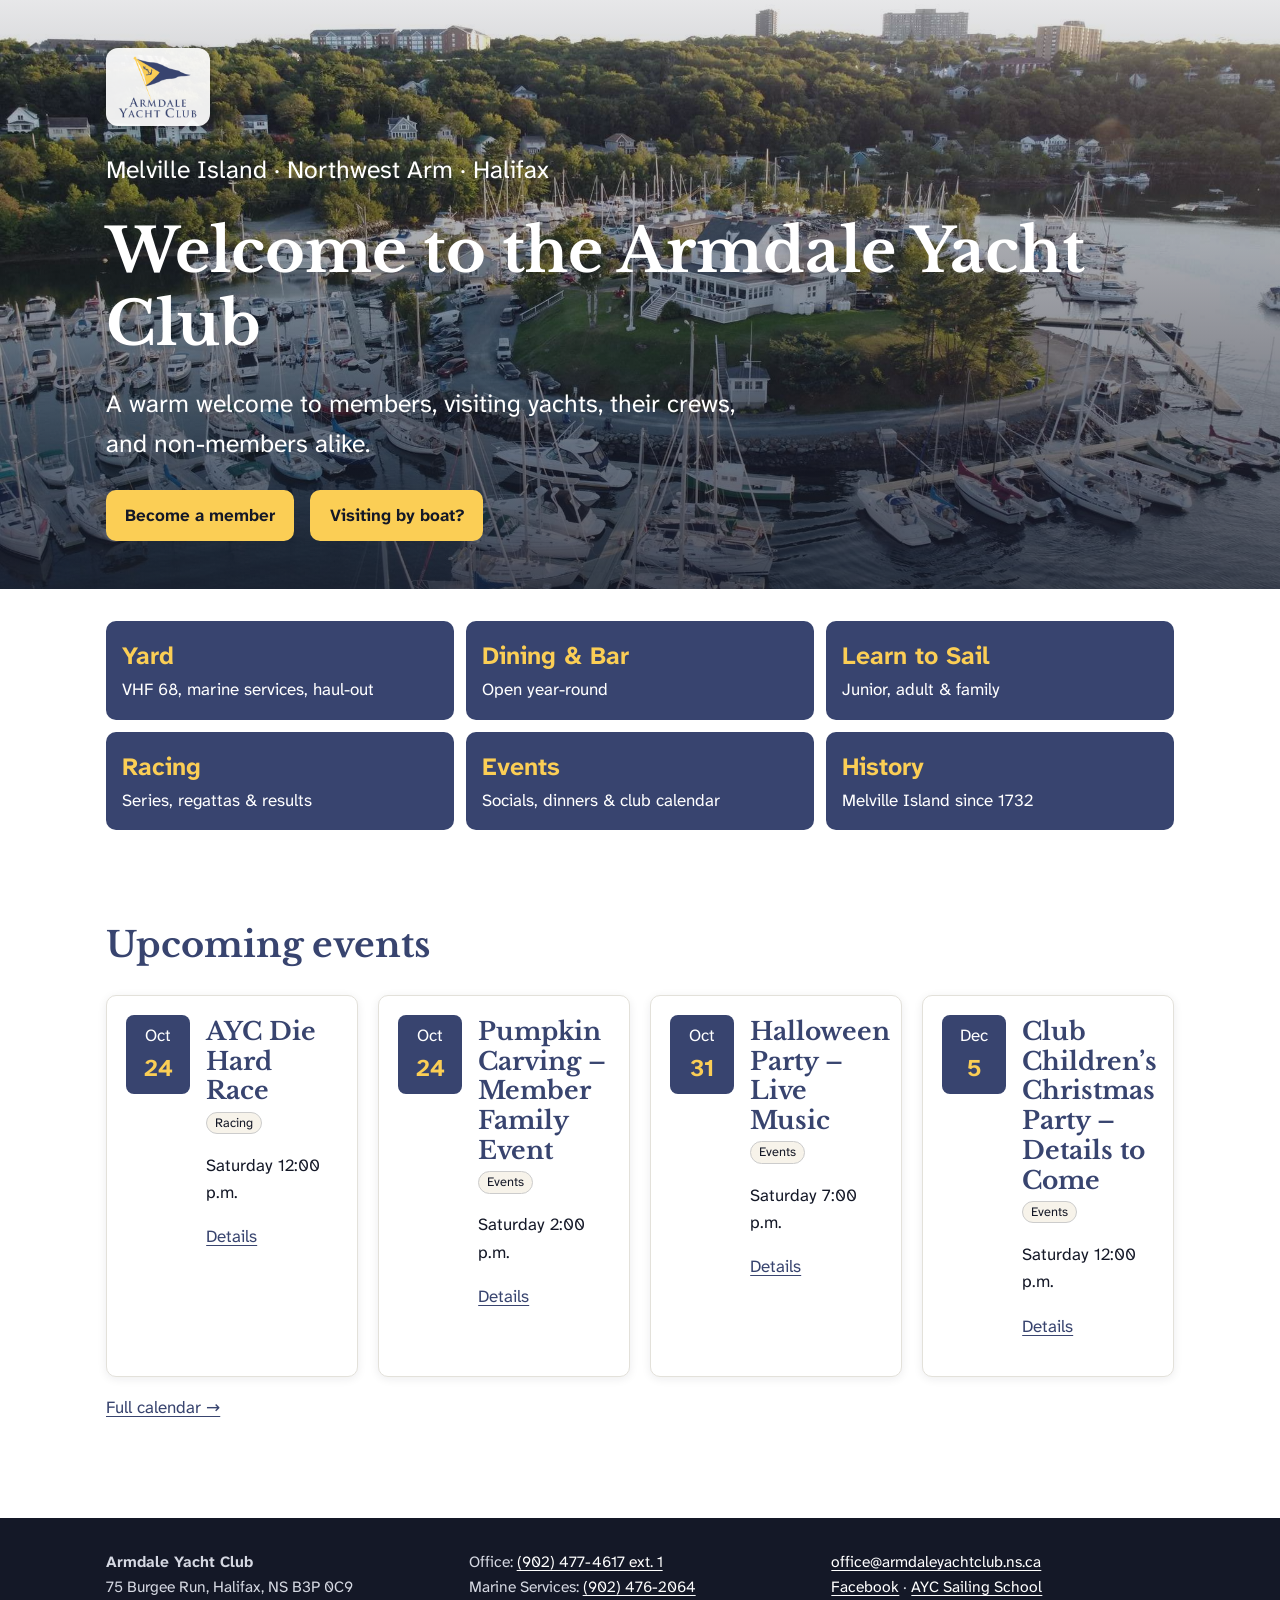
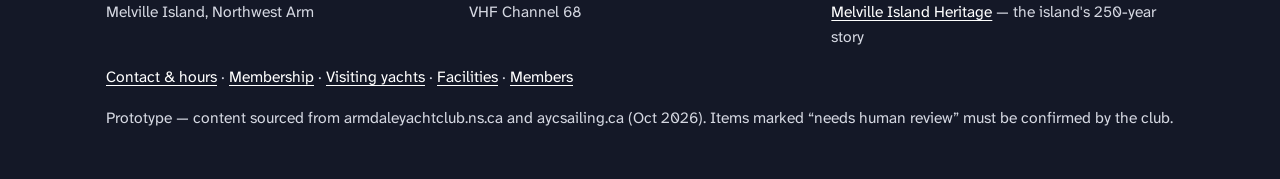
<file: index.html>
<!doctype html><html lang="en-CA"><head><meta charset="utf-8"><meta name="viewport" content="width=device-width,initial-scale=1">
<title>Home | Armdale Yacht Club</title><meta name="description" content="Armdale Yacht Club, Halifax NS: membership, visiting yachts, racing, sailing school, dining.">
<link rel="preconnect" href="https://fonts.googleapis.com"><link href="https://fonts.googleapis.com/css2?family=Libre+Baskerville:wght@400;700&family=Atkinson+Hyperlegible+Next:wght@400;700&display=swap" rel="stylesheet">
<link rel="stylesheet" href="css/site.css"><link rel="icon" href="img/ayc-logo.png"></head><body><div data-header></div>
<main id="main"><div class="hero" style="background-image:url(img/hero.jpg)"><div class="wrap"><img class="hero-logo" src="img/ayc-logo.png" alt="Armdale Yacht Club burgee" width="96" height="90"><p>Melville Island · Northwest Arm · Halifax</p><h1>Welcome to the Armdale Yacht Club</h1><p>A warm welcome to members, visiting yachts, their crews, and non-members alike.</p><div class="cta"><div><a class="btn" href="membership.html">Become a member</a></div><div><a class="btn" href="visiting-yachts.html">Visiting by boat?</a></div></div></div></div><section><div class="wrap"><nav class="quick six" aria-label="Explore AYC"><a href="yard.html"><strong>Yard</strong>VHF 68, marine services, haul-out</a><a href="dining.html"><strong>Dining &amp; Bar</strong>Open year-round</a><a href="learn-to-sail.html"><strong>Learn to Sail</strong>Junior, adult &amp; family</a><a href="racing.html"><strong>Racing</strong>Series, regattas &amp; results</a><a href="events.html"><strong>Events</strong>Socials, dinners &amp; club calendar</a><a href="history.html"><strong>History</strong>Melville Island since 1732</a></nav></div></section><section><div class="wrap"><h2>Upcoming events</h2><div class="grid" data-upcoming><p>Loading…</p></div><p><a href="events.html">Full calendar →</a></p></div></section></main><div data-footer></div><script src="js/data.js"></script><script src="js/api.js"></script><script src="js/site.js"></script></body></html>
</file>
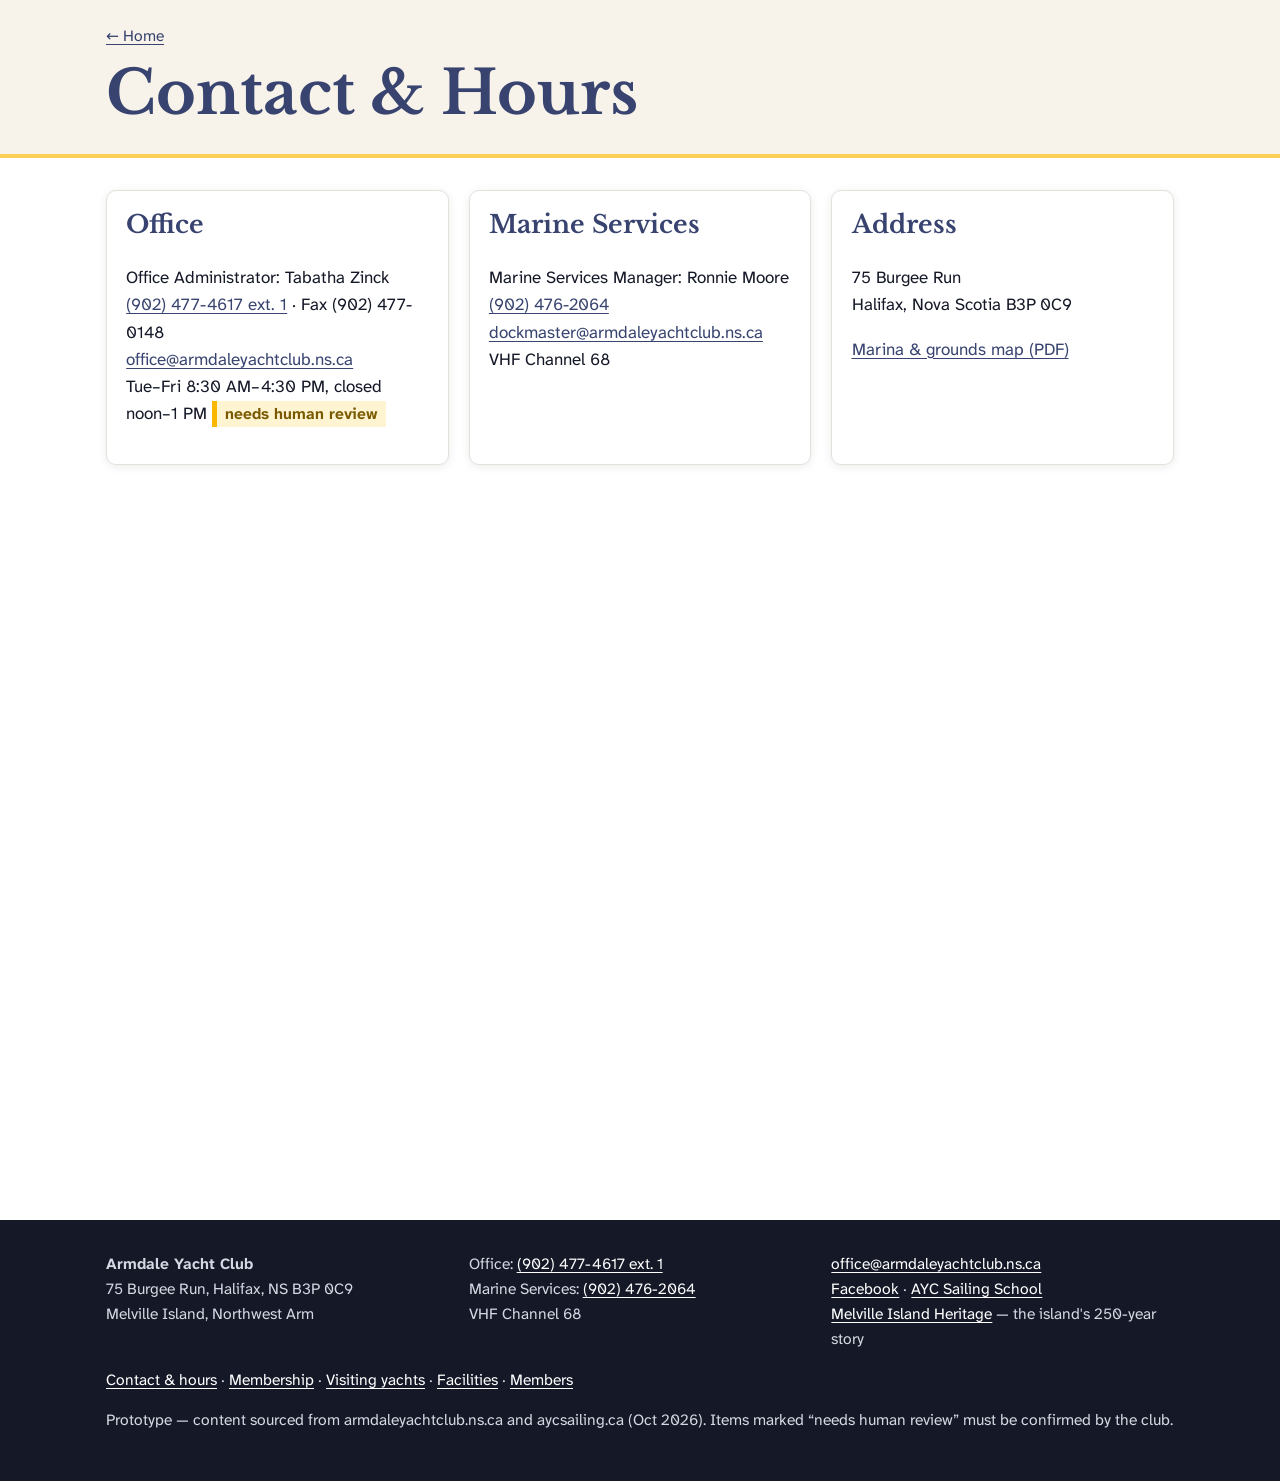
<file: contact.html>
<!doctype html><html lang="en-CA"><head><meta charset="utf-8"><meta name="viewport" content="width=device-width,initial-scale=1">
<title>Contact | Armdale Yacht Club</title><meta name="description" content="Contact Armdale Yacht Club: office, marine services, address and map.">
<link rel="preconnect" href="https://fonts.googleapis.com"><link href="https://fonts.googleapis.com/css2?family=Libre+Baskerville:wght@400;700&family=Atkinson+Hyperlegible+Next:wght@400;700&display=swap" rel="stylesheet">
<link rel="stylesheet" href="css/site.css"><link rel="icon" href="img/ayc-logo.png"></head><body><div data-header></div>
<main id="main"><div class="page-head"><div class="wrap"><h1>Contact & Hours</h1></div></div><section><div class="wrap"><div class="grid"><div class="card"><h3>Office</h3><p>Office Administrator: Tabatha Zinck<br><a href="tel:+19024774617">(902) 477-4617 ext. 1</a> · Fax (902) 477-0148<br><a href="mailto:office@armdaleyachtclub.ns.ca">office@armdaleyachtclub.ns.ca</a><br>Tue–Fri 8:30 AM–4:30 PM, closed noon–1 PM <span class="review">needs human review</span></p></div>
<div class="card"><h3>Marine Services</h3><p>Marine Services Manager: Ronnie Moore<br><a href="tel:+19024762064">(902) 476-2064</a><br><a href="mailto:dockmaster@armdaleyachtclub.ns.ca">dockmaster@armdaleyachtclub.ns.ca</a><br>VHF Channel 68</p></div>
<div class="card"><h3>Address</h3><p>75 Burgee Run<br>Halifax, Nova Scotia B3P 0C9</p><p><a href="docs/AYC_Marinas_and_Grounds.pdf">Marina & grounds map (PDF)</a></p></div></div>
<iframe class="map" title="Map: Armdale Yacht Club, 75 Burgee Run, Halifax" loading="lazy" src="https://www.google.com/maps?q=Armdale+Yacht+Club,+75+Burgee+Run,+Halifax,+NS&output=embed"></iframe></div></section></main><div data-footer></div><script src="js/data.js"></script><script src="js/api.js"></script><script src="js/site.js"></script></body></html>
</file>
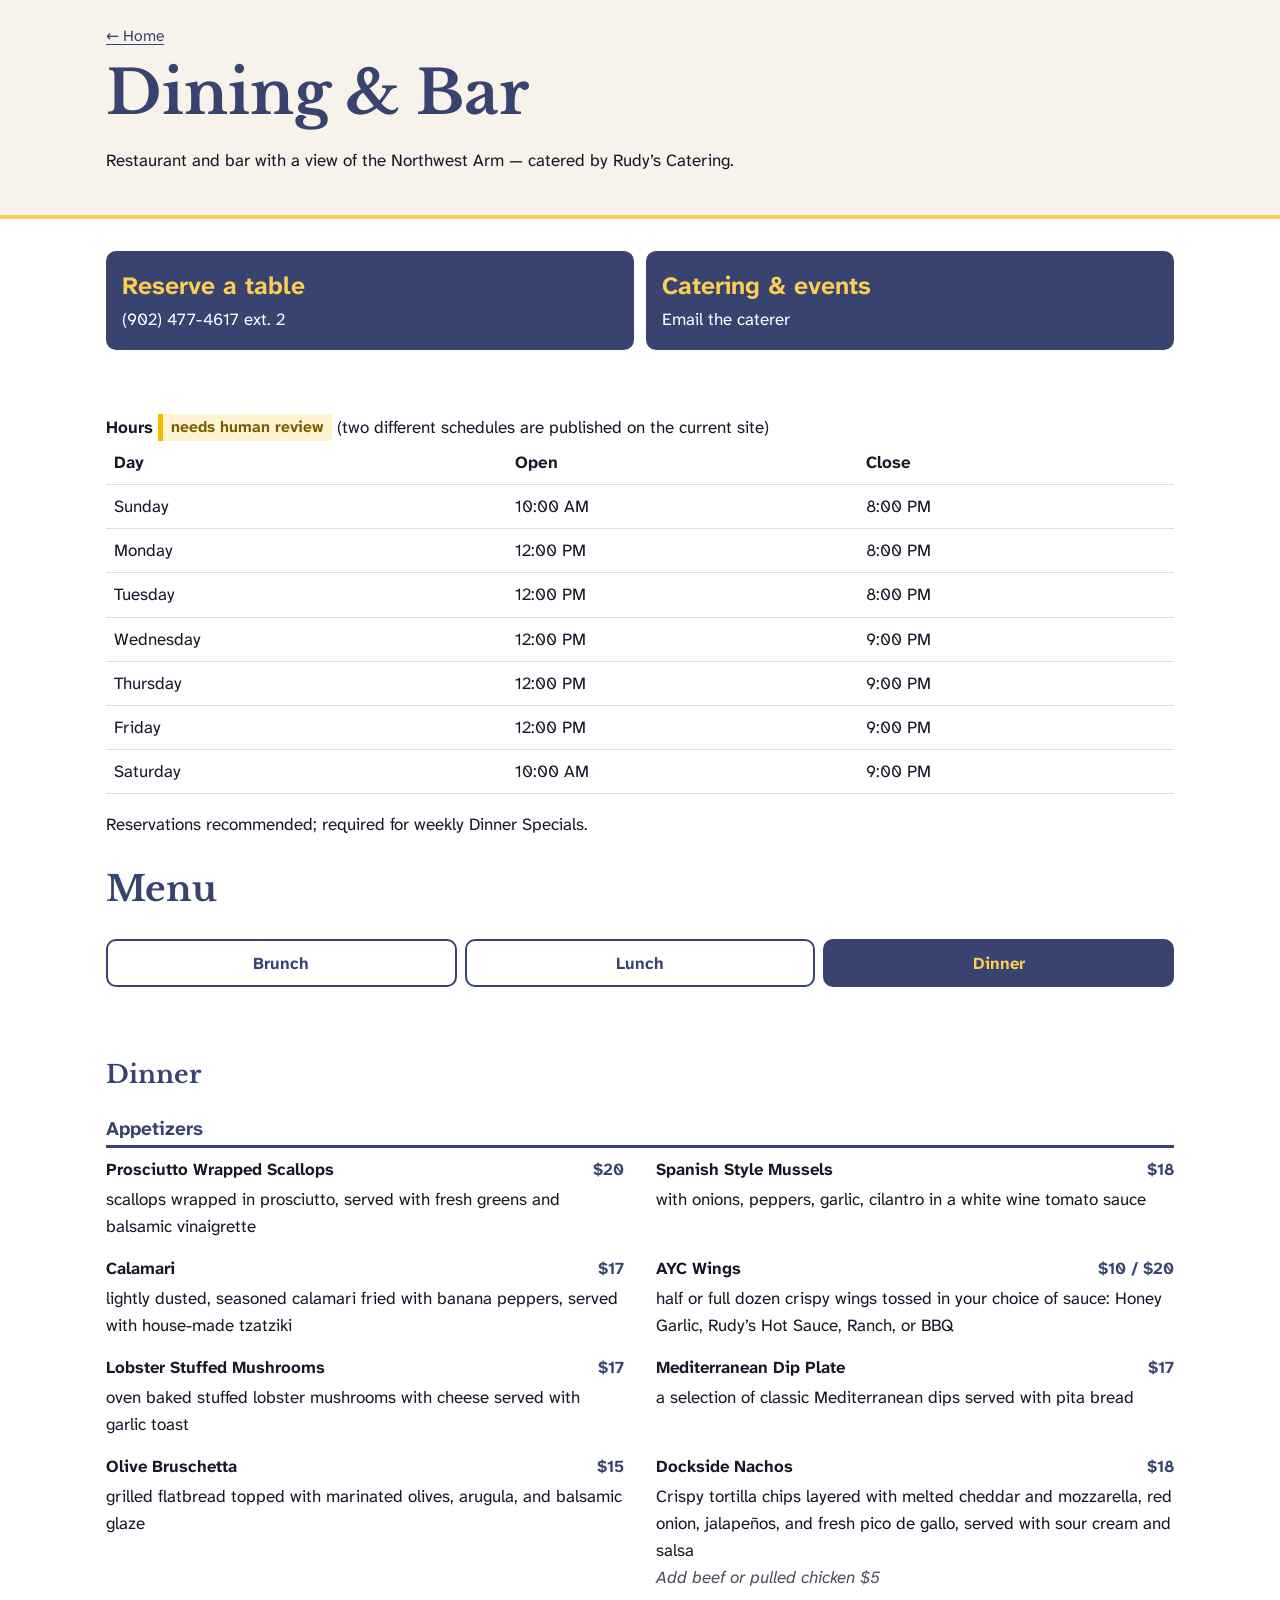
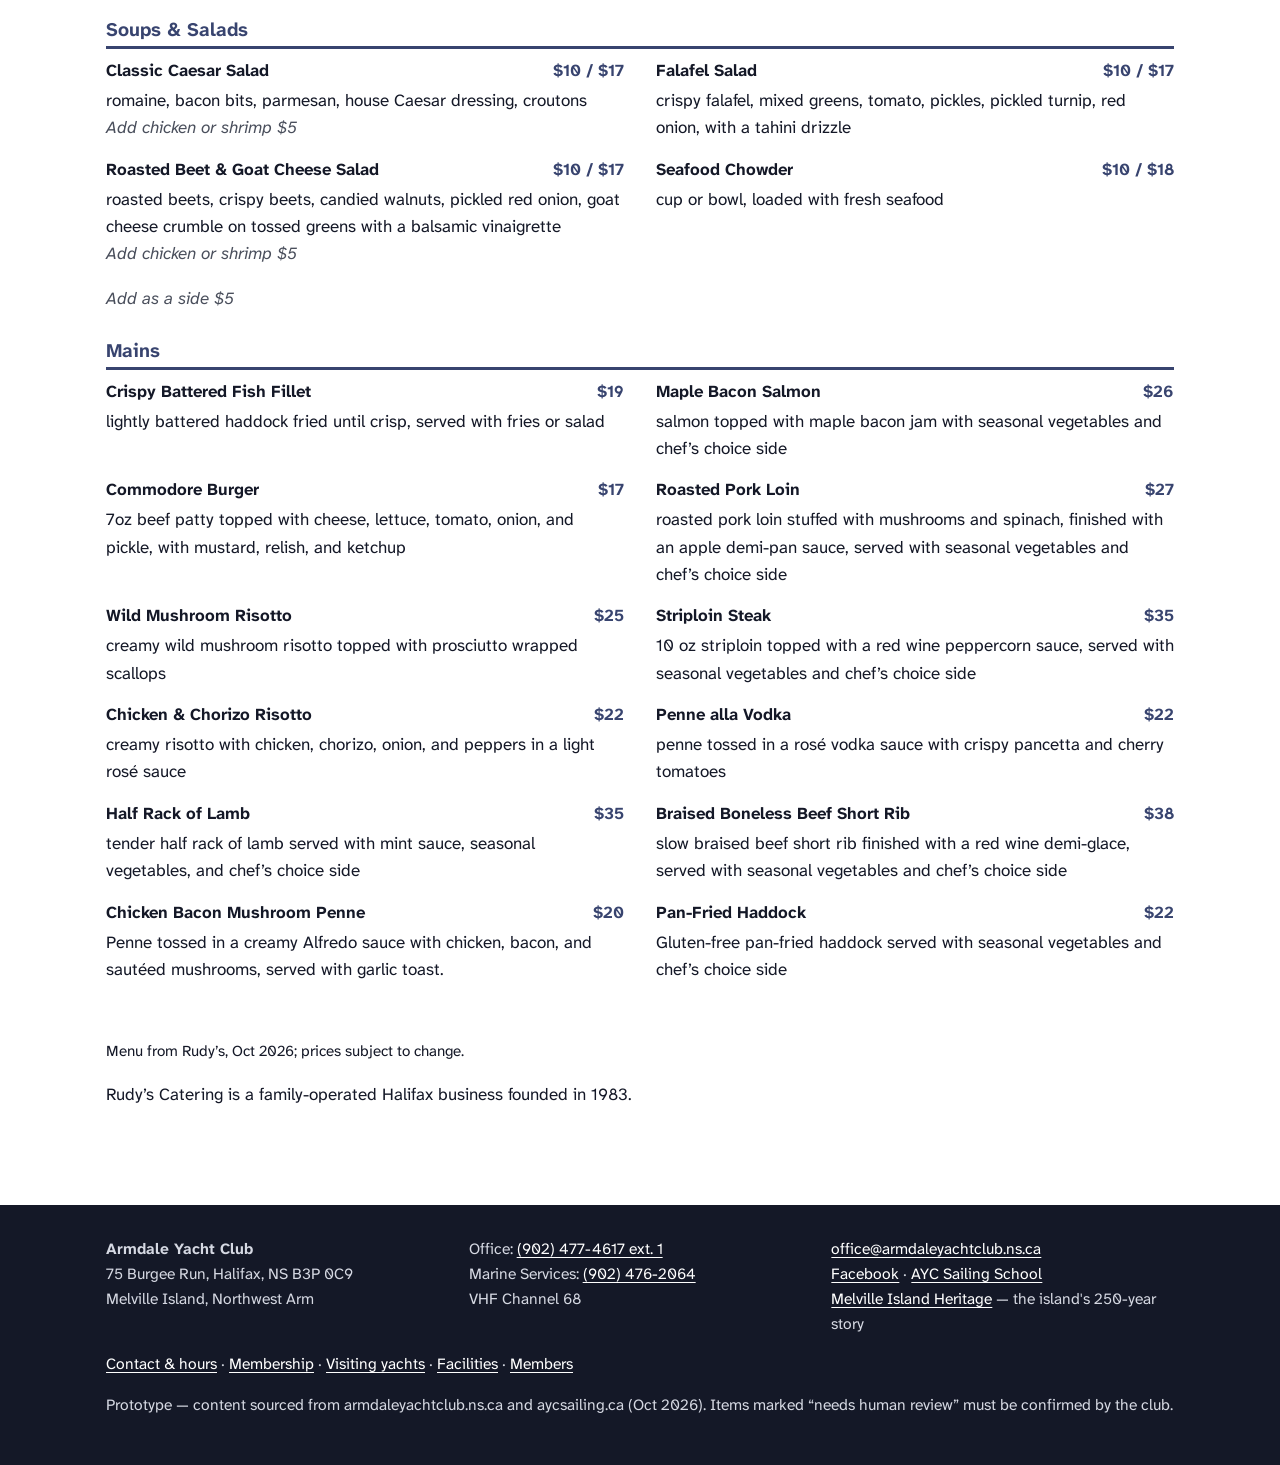
<file: dining.html>
<!doctype html><html lang="en-CA"><head><meta charset="utf-8"><meta name="viewport" content="width=device-width,initial-scale=1">
<title>Dining & Bar | Armdale Yacht Club</title><meta name="description" content="AYC dining room and bar hours, catering.">
<link rel="preconnect" href="https://fonts.googleapis.com"><link href="https://fonts.googleapis.com/css2?family=Libre+Baskerville:wght@400;700&family=Atkinson+Hyperlegible+Next:wght@400;700&display=swap" rel="stylesheet">
<link rel="stylesheet" href="css/site.css"><link rel="icon" href="img/ayc-logo.png"><style>.menu-tabs{display:flex;gap:.5rem;margin:.5rem 0 1rem}.menu-tabs button{flex:1;min-height:48px;border-radius:10px;border:2px solid #38446F;background:#fff;color:#38446F;font:inherit;font-weight:700;font-size:1.05rem;cursor:pointer}.menu-tabs button[aria-pressed=true]{background:#38446F;color:#FBCE55}.menu-tabs button:focus-visible{outline:3px solid #FBCE55;outline-offset:2px}.menu h4{border-bottom:3px solid #38446F;color:#38446F;margin:1.5rem 0 .5rem;font-size:1.2rem}.menu-list{list-style:none;padding:0;margin:0;display:grid;gap:.9rem}@media(min-width:760px){.menu-list{grid-template-columns:1fr 1fr;column-gap:2rem}}.mi-h{display:flex;justify-content:space-between;gap:1rem;font-weight:700;font-size:1.05rem}.mi-p{white-space:nowrap;color:#38446F}.menu-list p{margin:.2rem 0 0}.addon{font-style:italic;color:#4a4f5c}.menu-note{margin-top:1.5rem;font-size:.95rem}</style></head><body><div data-header></div>
<main id="main"><div class="page-head"><div class="wrap"><h1>Dining & Bar</h1><p>Restaurant and bar with a view of the Northwest Arm — catered by Rudy’s Catering.</p></div></div><section><div class="wrap"><div class="quick"><a href="tel:+19024774617"><strong>Reserve a table</strong>(902) 477-4617 ext. 2</a><a href="mailto:catering@armdaleyachtclub.ns.ca"><strong>Catering &amp; events</strong>Email the caterer</a></div></div></section>
<section id="hours"><div class="wrap"><table><caption style="text-align:left"><strong>Hours</strong> <span class="review">needs human review</span> (two different schedules are published on the current site)</caption><tr><th>Day</th><th>Open</th><th>Close</th></tr><tr><td>Sunday</td><td>10:00 AM</td><td>8:00 PM</td></tr><tr><td>Monday</td><td>12:00 PM</td><td>8:00 PM</td></tr><tr><td>Tuesday</td><td>12:00 PM</td><td>8:00 PM</td></tr><tr><td>Wednesday</td><td>12:00 PM</td><td>9:00 PM</td></tr><tr><td>Thursday</td><td>12:00 PM</td><td>9:00 PM</td></tr><tr><td>Friday</td><td>12:00 PM</td><td>9:00 PM</td></tr><tr><td>Saturday</td><td>10:00 AM</td><td>9:00 PM</td></tr></table>
<p>Reservations recommended; required for weekly Dinner Specials.</p>
<div id="menu" class="menu"><h2>Menu</h2><div class="menu-tabs" role="group" aria-label="Choose menu" hidden><button type="button" data-menu="brunch" aria-pressed="false">Brunch</button><button type="button" data-menu="lunch" aria-pressed="false">Lunch</button><button type="button" data-menu="dinner" aria-pressed="false">Dinner</button></div><section class="menu-panel" data-panel="brunch" aria-labelledby="m-brunch"><h3 id="m-brunch">Brunch</h3><h4>Mains</h4><ul class="menu-list"><li><div class="mi-h"><span class="mi-n">Hungry Man Breakfast</span><span class="mi-p">$20</span></div><p>3 eggs, bacon, sausage, &amp; ham, served with home fries &amp; toast</p></li><li><div class="mi-h"><span class="mi-n">Steak &amp; Eggs</span><span class="mi-p">$35</span></div><p>10oz striploin with 3 eggs, home fries &amp; toast</p></li><li><div class="mi-h"><span class="mi-n">French Toast</span><span class="mi-p">$17</span></div><p>challah bread soaked in eggs, cinnamon &amp; milk, served with home fries &amp; fruit</p></li><li><div class="mi-h"><span class="mi-n">Eggs Benedict</span><span class="mi-p">$18</span></div><p>two halves of an english muffin, topped with a poached egg, ham, &amp; hollandaise sauce, served with home fries &amp; fruit</p></li><li><div class="mi-h"><span class="mi-n">Smoked Salmon Benedict</span><span class="mi-p">$20</span></div><p>two halves of an english muffin, topped with a poached egg, smoked salmon &amp; hollandaise sauce, served with home fries &amp; fruit</p></li></ul><h4>Sandwiches</h4><ul class="menu-list"><li><div class="mi-h"><span class="mi-n">Rudy’s Breakfast Sandwich</span><span class="mi-p">$15</span></div><p>egg, cheese &amp; a hashbrown served on an East Coast Bakery challah bun topped with bacon and chipotle mayo</p></li><li><div class="mi-h"><span class="mi-n">Western</span><span class="mi-p">$18</span></div><p>scrambled eggs with ham, onion &amp; green pepper, served on toast or a pita wrap</p></li></ul></section><section class="menu-panel" data-panel="lunch" aria-labelledby="m-lunch"><h3 id="m-lunch">Lunch</h3><h4>Mains</h4><ul class="menu-list"><li><div class="mi-h"><span class="mi-n">Lobster Roll</span><span class="mi-p">$25</span></div><p>lobster, mayo, celery on a buttered challah bun, with fries or salad</p></li><li><div class="mi-h"><span class="mi-n">The Big Rude Burger</span><span class="mi-p">$19</span></div><p>2 beef patties, cheese, lettuce, onions, pickles, &amp; Rudy’s burger sauce on a challah bun, with fries or salad</p></li><li><div class="mi-h"><span class="mi-n">Veggie Burger</span><span class="mi-p">$17</span></div><p>veggie patty with your choice of toppings, with fries or salad</p></li><li><div class="mi-h"><span class="mi-n">Battered Haddock Fillet</span><span class="mi-p">$19</span></div><p>lightly battered and fried until crisp, with fries or salad</p></li></ul><h4>Soups, Salads &amp; Wings</h4><ul class="menu-list"><li><div class="mi-h"><span class="mi-n">Chicken Wings</span><span class="mi-p">$10 / $20</span></div><p>half or full dozen crispy wings tossed in your choice of sauce: honey garlic, Rudy’s hot sauce, ranch, or bbq</p></li><li><div class="mi-h"><span class="mi-n">Salad</span><span class="mi-p">$13</span></div><p>caesar, greek, beet or house salad<br><span class="addon">Add chicken or shrimp $5 | add as a side $5</span></p></li><li><div class="mi-h"><span class="mi-n">Seafood Chowder</span><span class="mi-p">$10 / $18</span></div><p>cup or bowl, loaded with fresh seafood</p></li></ul><h4>Sandwiches</h4><ul class="menu-list"><li><div class="mi-h"><span class="mi-n">Clubhouse</span><span class="mi-p">$18</span></div><p>slow roasted turkey with bacon, lettuce &amp; tomato, with fries or salad</p></li><li><div class="mi-h"><span class="mi-n">Hot Turkey</span><span class="mi-p">$18</span></div><p>slow roasted turkey with homemade gravy served with fries or salad</p></li><li><div class="mi-h"><span class="mi-n">Shawarma Wrap</span><span class="mi-p">$18</span></div><p>marinated chicken, lettuce, tomato, pickled turnip, &amp; garlic sauce, with fries or salad</p></li><li><div class="mi-h"><span class="mi-n">BLT</span><span class="mi-p">$17</span></div><p>bacon, lettuce, tomato &amp; mayo, with fries or salad</p></li><li><div class="mi-h"><span class="mi-n">Reuben</span><span class="mi-p">$18</span></div><p>smoked meat on a grilled rye bread shredded cheese, pickles, &amp; sauerkraut, with fries or salad</p></li></ul></section><section class="menu-panel" data-panel="dinner" aria-labelledby="m-dinner"><h3 id="m-dinner">Dinner</h3><h4>Appetizers</h4><ul class="menu-list"><li><div class="mi-h"><span class="mi-n">Prosciutto Wrapped Scallops</span><span class="mi-p">$20</span></div><p>scallops wrapped in prosciutto, served with fresh greens and balsamic vinaigrette</p></li><li><div class="mi-h"><span class="mi-n">Spanish Style Mussels</span><span class="mi-p">$18</span></div><p>with onions, peppers, garlic, cilantro in a white wine tomato sauce</p></li><li><div class="mi-h"><span class="mi-n">Calamari</span><span class="mi-p">$17</span></div><p>lightly dusted, seasoned calamari fried with banana peppers, served with house-made tzatziki</p></li><li><div class="mi-h"><span class="mi-n">AYC Wings</span><span class="mi-p">$10 / $20</span></div><p>half or full dozen crispy wings tossed in your choice of sauce: Honey Garlic, Rudy’s Hot Sauce, Ranch, or BBQ</p></li><li><div class="mi-h"><span class="mi-n">Lobster Stuffed Mushrooms</span><span class="mi-p">$17</span></div><p>oven baked stuffed lobster mushrooms with cheese served with garlic toast</p></li><li><div class="mi-h"><span class="mi-n">Mediterranean Dip Plate</span><span class="mi-p">$17</span></div><p>a selection of classic Mediterranean dips served with pita bread</p></li><li><div class="mi-h"><span class="mi-n">Olive Bruschetta</span><span class="mi-p">$15</span></div><p>grilled flatbread topped with marinated olives, arugula, and balsamic glaze</p></li><li><div class="mi-h"><span class="mi-n">Dockside Nachos</span><span class="mi-p">$18</span></div><p>Crispy tortilla chips layered with melted cheddar and mozzarella, red onion, jalapeños, and fresh pico de gallo, served with sour cream and salsa<br><span class="addon">Add beef or pulled chicken $5</span></p></li></ul><h4>Soups &amp; Salads</h4><ul class="menu-list"><li><div class="mi-h"><span class="mi-n">Classic Caesar Salad</span><span class="mi-p">$10 / $17</span></div><p>romaine, bacon bits, parmesan, house Caesar dressing, croutons<br><span class="addon">Add chicken or shrimp $5</span></p></li><li><div class="mi-h"><span class="mi-n">Falafel Salad</span><span class="mi-p">$10 / $17</span></div><p>crispy falafel, mixed greens, tomato, pickles, pickled turnip, red onion, with a tahini drizzle</p></li><li><div class="mi-h"><span class="mi-n">Roasted Beet &amp; Goat Cheese Salad</span><span class="mi-p">$10 / $17</span></div><p>roasted beets, crispy beets, candied walnuts, pickled red onion, goat cheese crumble on tossed greens with a balsamic vinaigrette<br><span class="addon">Add chicken or shrimp $5</span></p></li><li><div class="mi-h"><span class="mi-n">Seafood Chowder</span><span class="mi-p">$10 / $18</span></div><p>cup or bowl, loaded with fresh seafood</p></li></ul><p class="addon">Add as a side $5</p><h4>Mains</h4><ul class="menu-list"><li><div class="mi-h"><span class="mi-n">Crispy Battered Fish Fillet</span><span class="mi-p">$19</span></div><p>lightly battered haddock fried until crisp, served with fries or salad</p></li><li><div class="mi-h"><span class="mi-n">Maple Bacon Salmon</span><span class="mi-p">$26</span></div><p>salmon topped with maple bacon jam with seasonal vegetables and chef’s choice side</p></li><li><div class="mi-h"><span class="mi-n">Commodore Burger</span><span class="mi-p">$17</span></div><p>7oz beef patty topped with cheese, lettuce, tomato, onion, and pickle, with mustard, relish, and ketchup</p></li><li><div class="mi-h"><span class="mi-n">Roasted Pork Loin</span><span class="mi-p">$27</span></div><p>roasted pork loin stuffed with mushrooms and spinach, finished with an apple demi-pan sauce, served with seasonal vegetables and chef’s choice side</p></li><li><div class="mi-h"><span class="mi-n">Wild Mushroom Risotto</span><span class="mi-p">$25</span></div><p>creamy wild mushroom risotto topped with prosciutto wrapped scallops</p></li><li><div class="mi-h"><span class="mi-n">Striploin Steak</span><span class="mi-p">$35</span></div><p>10 oz striploin topped with a red wine peppercorn sauce, served with seasonal vegetables and chef’s choice side</p></li><li><div class="mi-h"><span class="mi-n">Chicken &amp; Chorizo Risotto</span><span class="mi-p">$22</span></div><p>creamy risotto with chicken, chorizo, onion, and peppers in a light rosé sauce</p></li><li><div class="mi-h"><span class="mi-n">Penne alla Vodka</span><span class="mi-p">$22</span></div><p>penne tossed in a rosé vodka sauce with crispy pancetta and cherry tomatoes</p></li><li><div class="mi-h"><span class="mi-n">Half Rack of Lamb</span><span class="mi-p">$35</span></div><p>tender half rack of lamb served with mint sauce, seasonal vegetables, and chef’s choice side</p></li><li><div class="mi-h"><span class="mi-n">Braised Boneless Beef Short Rib</span><span class="mi-p">$38</span></div><p>slow braised beef short rib finished with a red wine demi-glace, served with seasonal vegetables and chef’s choice side</p></li><li><div class="mi-h"><span class="mi-n">Chicken Bacon Mushroom Penne</span><span class="mi-p">$20</span></div><p>Penne tossed in a creamy Alfredo sauce with chicken, bacon, and sautéed mushrooms, served with garlic toast.</p></li><li><div class="mi-h"><span class="mi-n">Pan-Fried Haddock</span><span class="mi-p">$22</span></div><p>Gluten-free pan-fried haddock served with seasonal vegetables and chef’s choice side</p></li></ul></section><p class="menu-note">Menu from Rudy’s, Oct 2026; prices subject to change.</p></div><script>(function(){var t=document.querySelector('.menu-tabs');t.hidden=false;var b=t.querySelectorAll('button'),p=document.querySelectorAll('.menu-panel');function show(k){b.forEach(function(x){x.setAttribute('aria-pressed',x.dataset.menu===k)});p.forEach(function(x){x.hidden=x.dataset.panel!==k})}b.forEach(function(x){x.onclick=function(){show(x.dataset.menu)}});var h=new Date().getHours(),d=new Date().getDay();show(h>=16?'dinner':((d===0||d===6)&&h<12?'brunch':'lunch'))})();</script>
<p>Rudy’s Catering is a family-operated Halifax business founded in 1983.</p></div></section></main><div data-footer></div><script src="js/data.js"></script><script src="js/api.js"></script><script src="js/site.js"></script></body></html>
</file>
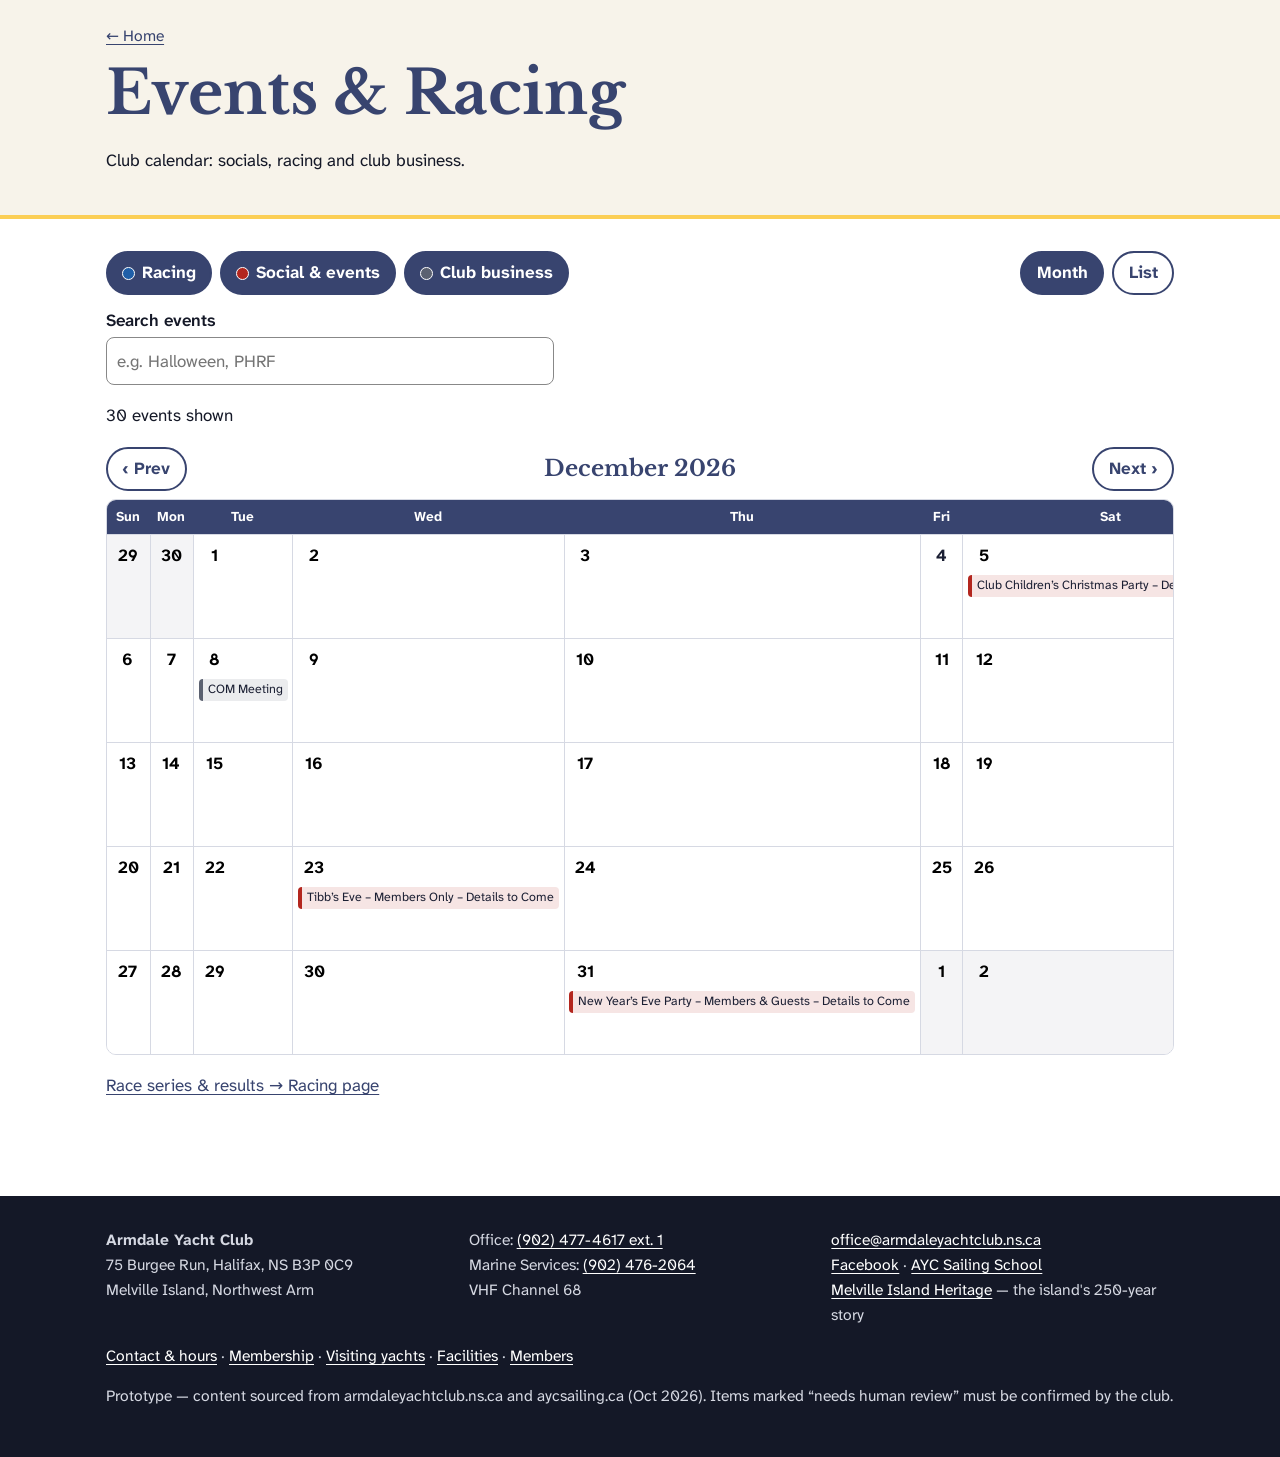
<file: events.html>
<!doctype html><html lang="en-CA"><head><meta charset="utf-8"><meta name="viewport" content="width=device-width,initial-scale=1">
<title>Events | Armdale Yacht Club</title><meta name="description" content="AYC events, socials and racing calendar.">
<link rel="preconnect" href="https://fonts.googleapis.com"><link href="https://fonts.googleapis.com/css2?family=Libre+Baskerville:wght@400;700&family=Atkinson+Hyperlegible+Next:wght@400;700&display=swap" rel="stylesheet">
<link rel="stylesheet" href="css/site.css"><link rel="stylesheet" href="css/events.css"><link rel="icon" href="img/ayc-logo.png"></head><body><div data-header></div>
<main id="main"><div class="page-head"><div class="wrap"><h1>Events &amp; Racing</h1><p>Club calendar: socials, racing and club business.</p></div></div>
<section><div class="wrap">
<div class="cal-tools">
 <div class="chips" role="group" aria-label="Filter by category" data-chips></div>
 <div class="views" role="group" aria-label="View"><button type="button" data-view="grid" aria-pressed="false">Month</button><button type="button" data-view="list" aria-pressed="false">List</button></div>
</div>
<div class="cal-search"><label for="q">Search events</label><input id="q" type="search" placeholder="e.g. Halloween, PHRF"></div>
<p id="count" class="sr-status" aria-live="polite"></p>
<div data-cal></div>
<div id="detail" class="cal-detail" tabindex="-1" aria-live="polite"></div>
<p><a href="racing.html">Race series &amp; results → Racing page</a></p>
</div></section></main><div data-footer></div><script src="js/data.js"></script><script src="js/api.js"></script><script src="js/site.js"></script><script src="js/events.js"></script></body></html>
</file>
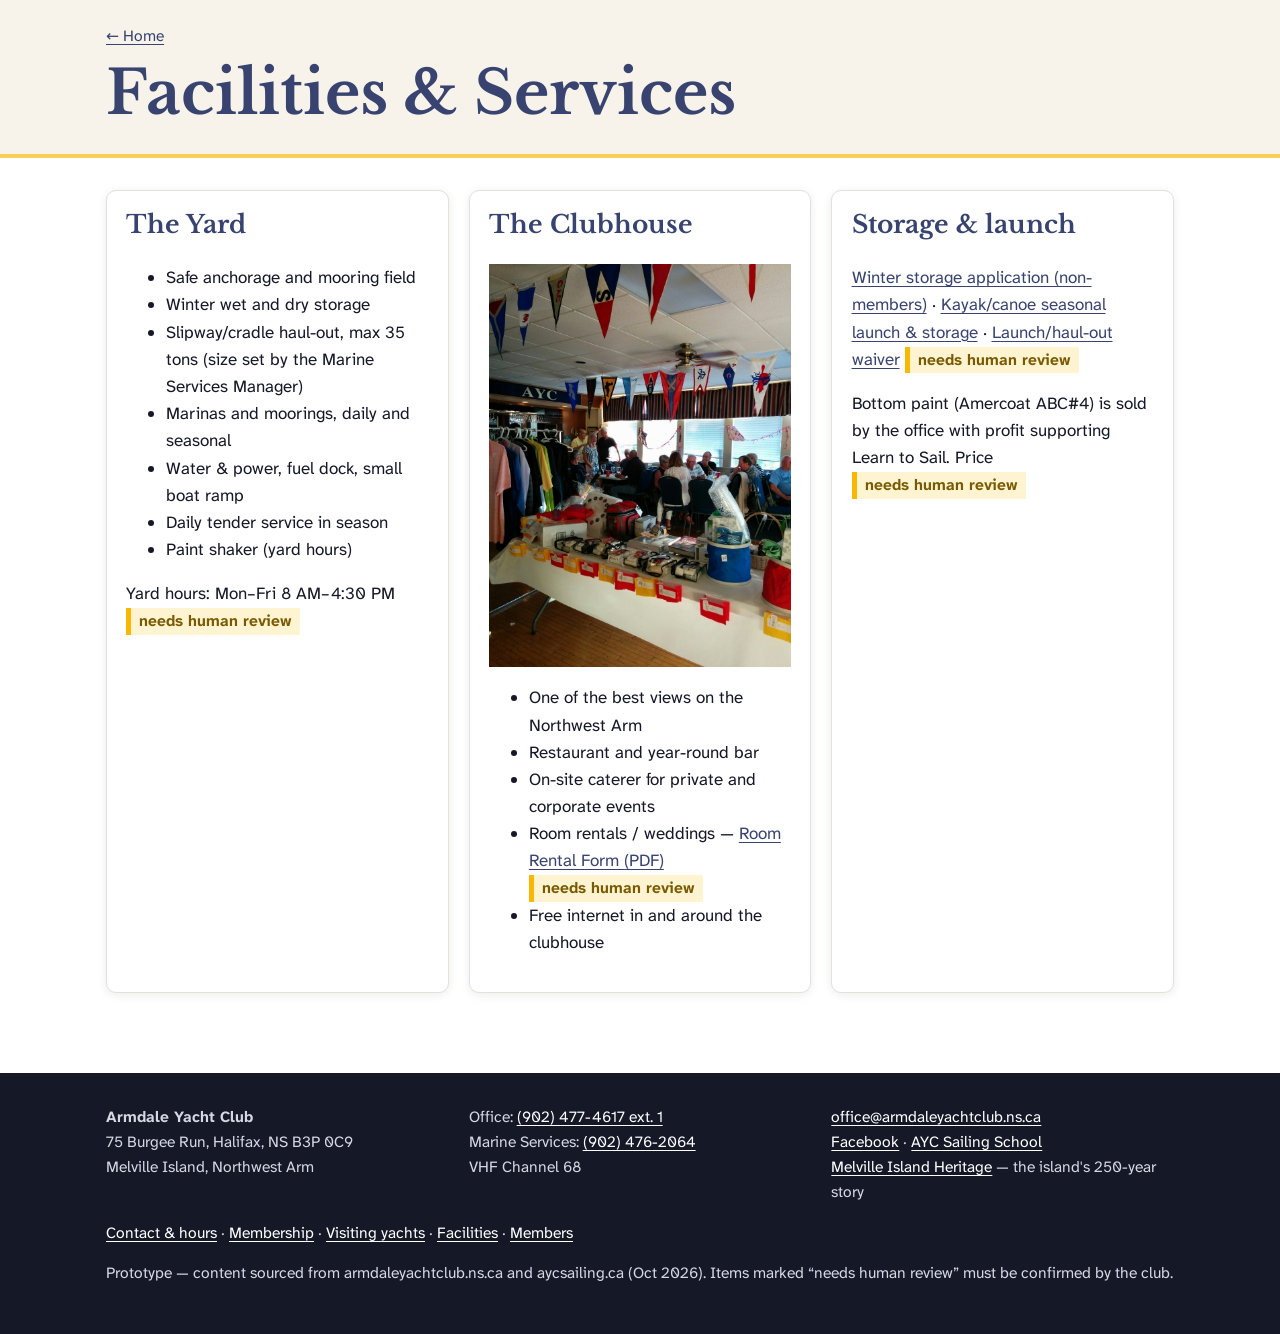
<file: facilities.html>
<!doctype html><html lang="en-CA"><head><meta charset="utf-8"><meta name="viewport" content="width=device-width,initial-scale=1">
<title>Facilities | Armdale Yacht Club</title><meta name="description" content="AYC yard, marina, storage and clubhouse facilities.">
<link rel="preconnect" href="https://fonts.googleapis.com"><link href="https://fonts.googleapis.com/css2?family=Libre+Baskerville:wght@400;700&family=Atkinson+Hyperlegible+Next:wght@400;700&display=swap" rel="stylesheet">
<link rel="stylesheet" href="css/site.css"><link rel="icon" href="img/ayc-logo.png"></head><body><div data-header></div>
<main id="main"><div class="page-head"><div class="wrap"><h1>Facilities & Services</h1></div></div><section><div class="wrap"><div class="grid"><div class="card"><h3>The Yard</h3><ul><li>Safe anchorage and mooring field</li><li>Winter wet and dry storage</li><li>Slipway/cradle haul-out, max 35 tons (size set by the Marine Services Manager)</li><li>Marinas and moorings, daily and seasonal</li><li>Water & power, fuel dock, small boat ramp</li><li>Daily tender service in season</li><li>Paint shaker (yard hours)</li></ul><p>Yard hours: Mon–Fri 8 AM–4:30 PM <span class="review">needs human review</span></p></div>
<div class="card"><h3>The Clubhouse</h3><img src="img/clubhouse.jpg" alt="Armdale Yacht Club clubhouse grounds" loading="lazy"><ul><li>One of the best views on the Northwest Arm</li><li>Restaurant and year-round bar</li><li>On-site caterer for private and corporate events</li><li>Room rentals / weddings — <a href="docs/Room-Rental-Form-2023-02.pdf">Room Rental Form (PDF)</a> <span class="review">needs human review</span></li><li>Free internet in and around the clubhouse</li></ul></div>
<div class="card"><h3>Storage & launch</h3><p><a href="docs/2019-10-18-AYC-Winter-Storage-Applicationf.pdf">Winter storage application (non-members)</a> · <a href="docs/2016-01-15-AYC-Kayak-Application-Form-1.pdf">Kayak/canoe seasonal launch & storage</a> · <a href="docs/2016-10-16-Launch-Haul-Out-Waiver.pdf">Launch/haul-out waiver</a> <span class="review">needs human review</span></p><p>Bottom paint (Amercoat ABC#4) is sold by the office with profit supporting Learn to Sail. Price <span class="review">needs human review</span></p></div></div></div></section></main><div data-footer></div><script src="js/data.js"></script><script src="js/api.js"></script><script src="js/site.js"></script></body></html>
</file>
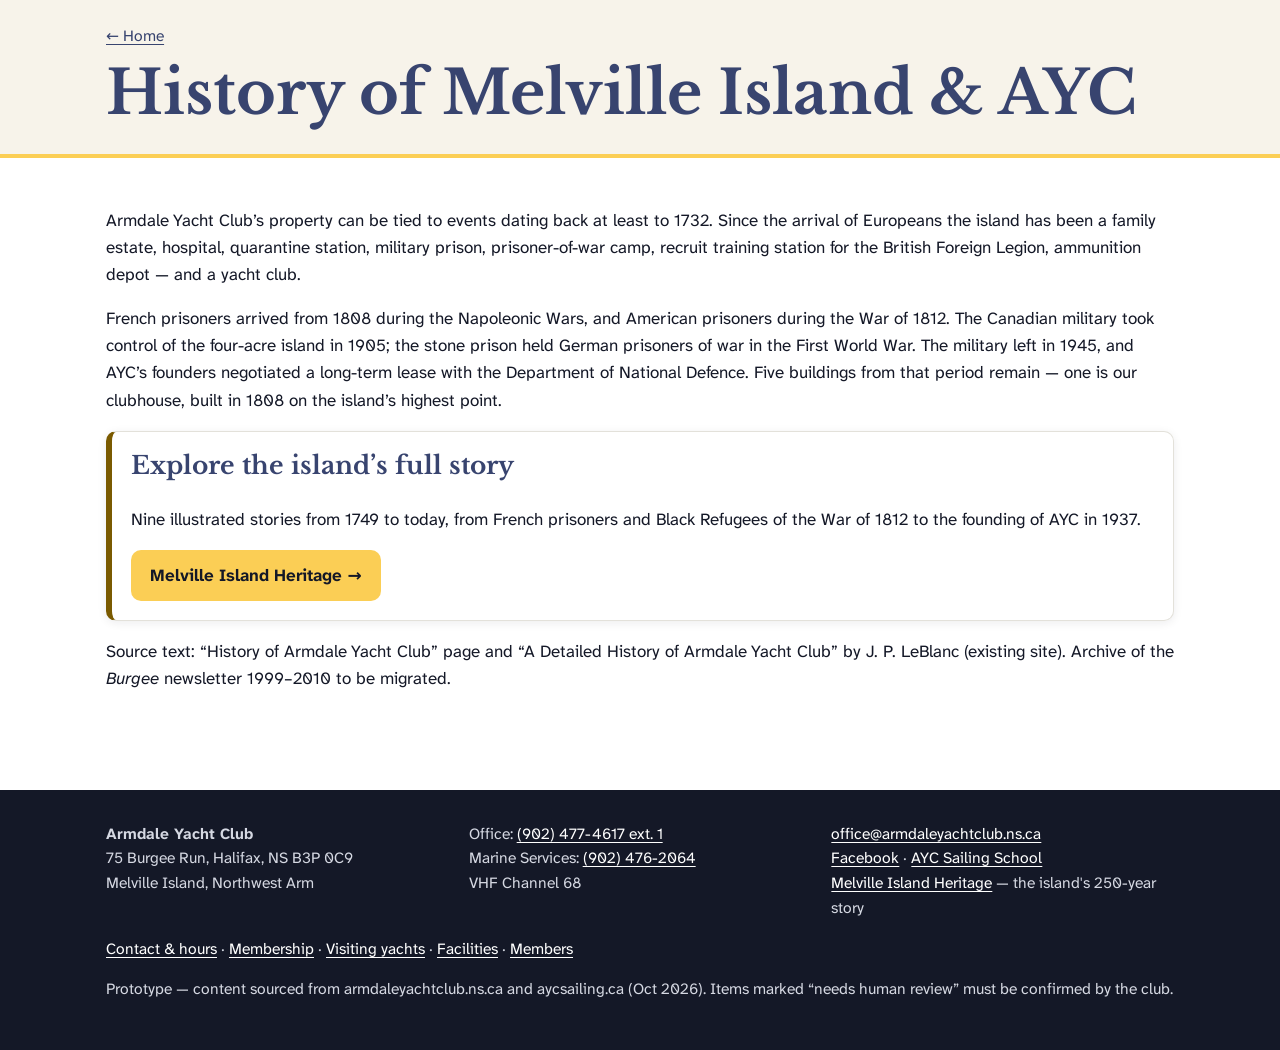
<file: history.html>
<!doctype html><html lang="en-CA"><head><meta charset="utf-8"><meta name="viewport" content="width=device-width,initial-scale=1">
<title>History | Armdale Yacht Club</title><meta name="description" content="History of Melville Island and Armdale Yacht Club.">
<link rel="preconnect" href="https://fonts.googleapis.com"><link href="https://fonts.googleapis.com/css2?family=Libre+Baskerville:wght@400;700&family=Atkinson+Hyperlegible+Next:wght@400;700&display=swap" rel="stylesheet">
<link rel="stylesheet" href="css/site.css"><link rel="icon" href="img/ayc-logo.png"></head><body><div data-header></div>
<main id="main"><div class="page-head"><div class="wrap"><h1>History of Melville Island & AYC</h1></div></div><section><div class="wrap"><p>Armdale Yacht Club’s property can be tied to events dating back at least to 1732. Since the arrival of Europeans the island has been a family estate, hospital, quarantine station, military prison, prisoner-of-war camp, recruit training station for the British Foreign Legion, ammunition depot — and a yacht club.</p>
<p>French prisoners arrived from 1808 during the Napoleonic Wars, and American prisoners during the War of 1812. The Canadian military took control of the four-acre island in 1905; the stone prison held German prisoners of war in the First World War. The military left in 1945, and AYC’s founders negotiated a long-term lease with the Department of National Defence. Five buildings from that period remain — one is our clubhouse, built in 1808 on the island’s highest point.</p>
<div class="card" style="border-left:6px solid var(--mih-brass)"><h3>Explore the island’s full story</h3><p>Nine illustrated stories from 1749 to today, from French prisoners and Black Refugees of the War of 1812 to the founding of AYC in 1937.</p><a class="btn" href="https://melvilleislandheritage.ca/">Melville Island Heritage →</a></div>
<p>Source text: “History of Armdale Yacht Club” page and “A Detailed History of Armdale Yacht Club” by J. P. LeBlanc (existing site). Archive of the <em>Burgee</em> newsletter 1999–2010 to be migrated.</p></div></section></main><div data-footer></div><script src="js/data.js"></script><script src="js/api.js"></script><script src="js/site.js"></script></body></html>
</file>
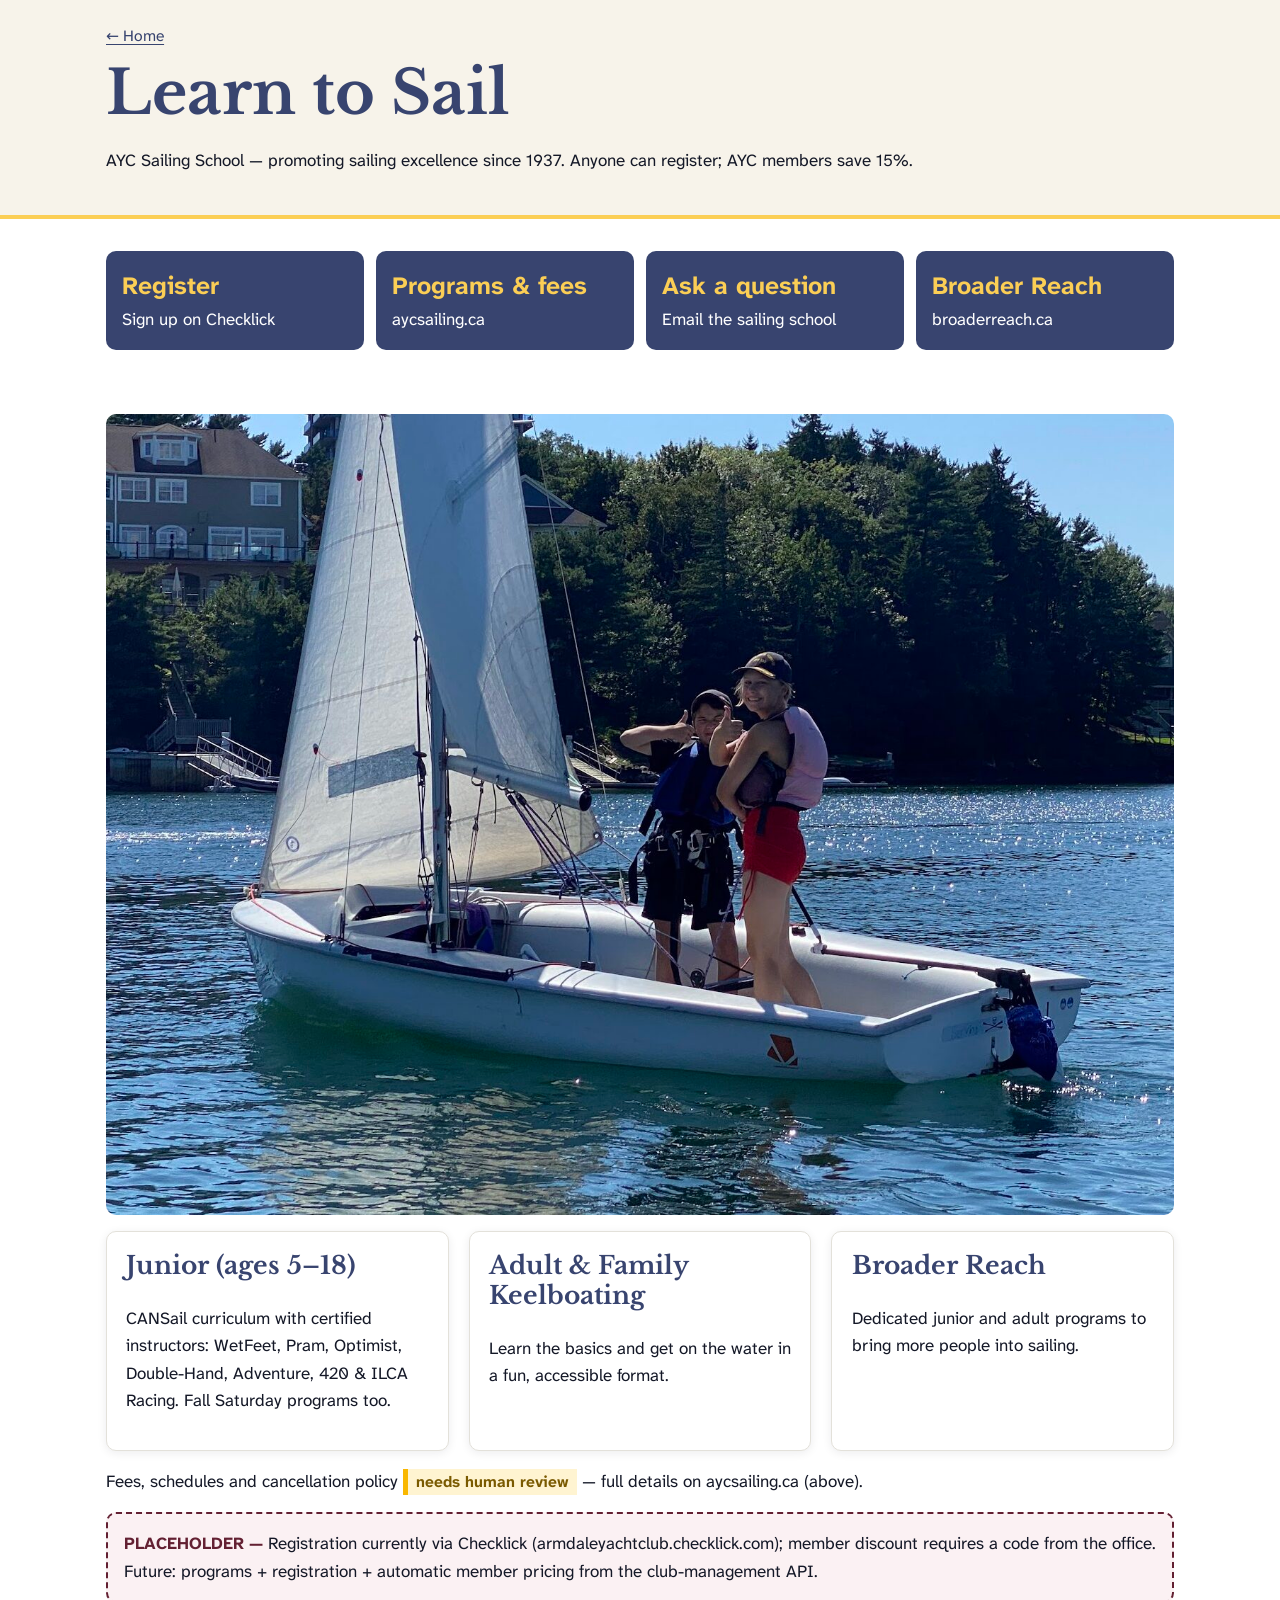
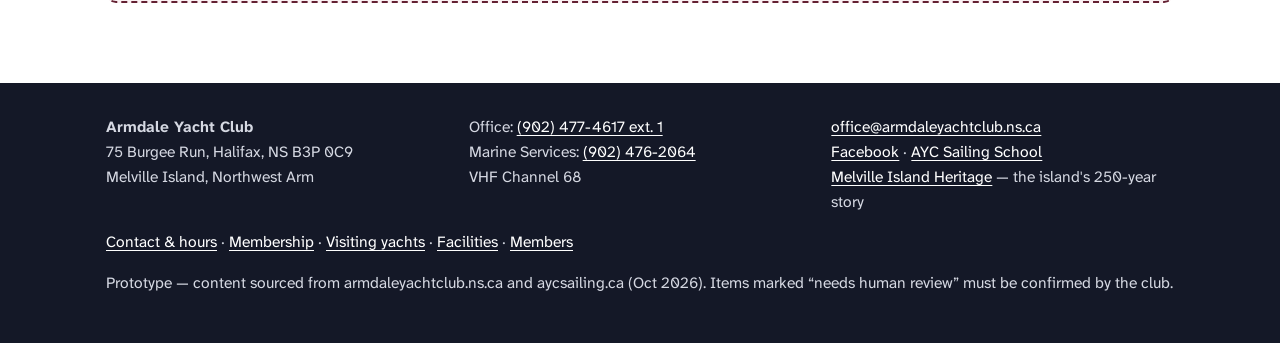
<file: learn-to-sail.html>
<!doctype html><html lang="en-CA"><head><meta charset="utf-8"><meta name="viewport" content="width=device-width,initial-scale=1">
<title>Learn to Sail | Armdale Yacht Club</title><meta name="description" content="AYC Sailing School junior, adult and family programs.">
<link rel="preconnect" href="https://fonts.googleapis.com"><link href="https://fonts.googleapis.com/css2?family=Libre+Baskerville:wght@400;700&family=Atkinson+Hyperlegible+Next:wght@400;700&display=swap" rel="stylesheet">
<link rel="stylesheet" href="css/site.css"><link rel="icon" href="img/ayc-logo.png"></head><body><div data-header></div>
<main id="main"><div class="page-head"><div class="wrap"><h1>Learn to Sail</h1><p>AYC Sailing School — promoting sailing excellence since 1937. Anyone can register; AYC members save 15%.</p></div></div><section><div class="wrap"><div class="quick"><a href="https://armdaleyachtclub.checklick.com/"><strong>Register</strong>Sign up on Checklick</a><a href="https://aycsailing.ca/"><strong>Programs &amp; fees</strong>aycsailing.ca</a><a href="mailto:LTS@armdaleyachtclub.ns.ca"><strong>Ask a question</strong>Email the sailing school</a><a href="https://www.broaderreach.ca/"><strong>Broader Reach</strong>broaderreach.ca</a></div></div></section>
<section><div class="wrap"><img src="img/lts.jpg" alt="AYC Sailing School dinghies on the Northwest Arm" style="border-radius:10px" loading="lazy"><div class="grid" style="margin-top:1rem">
<div class="card"><h3>Junior (ages 5–18)</h3><p>CANSail curriculum with certified instructors: WetFeet, Pram, Optimist, Double-Hand, Adventure, 420 & ILCA Racing. Fall Saturday programs too.</p></div>
<div class="card"><h3>Adult & Family Keelboating</h3><p>Learn the basics and get on the water in a fun, accessible format.</p></div>
<div class="card"><h3>Broader Reach</h3><p>Dedicated junior and adult programs to bring more people into sailing.</p></div></div>
<p>Fees, schedules and cancellation policy <span class="review">needs human review</span> — full details on aycsailing.ca (above).</p>
<div class="placeholder">Registration currently via Checklick (armdaleyachtclub.checklick.com); member discount requires a code from the office. Future: programs + registration + automatic member pricing from the club-management API.</div></div></section></main><div data-footer></div><script src="js/data.js"></script><script src="js/api.js"></script><script src="js/site.js"></script></body></html>
</file>
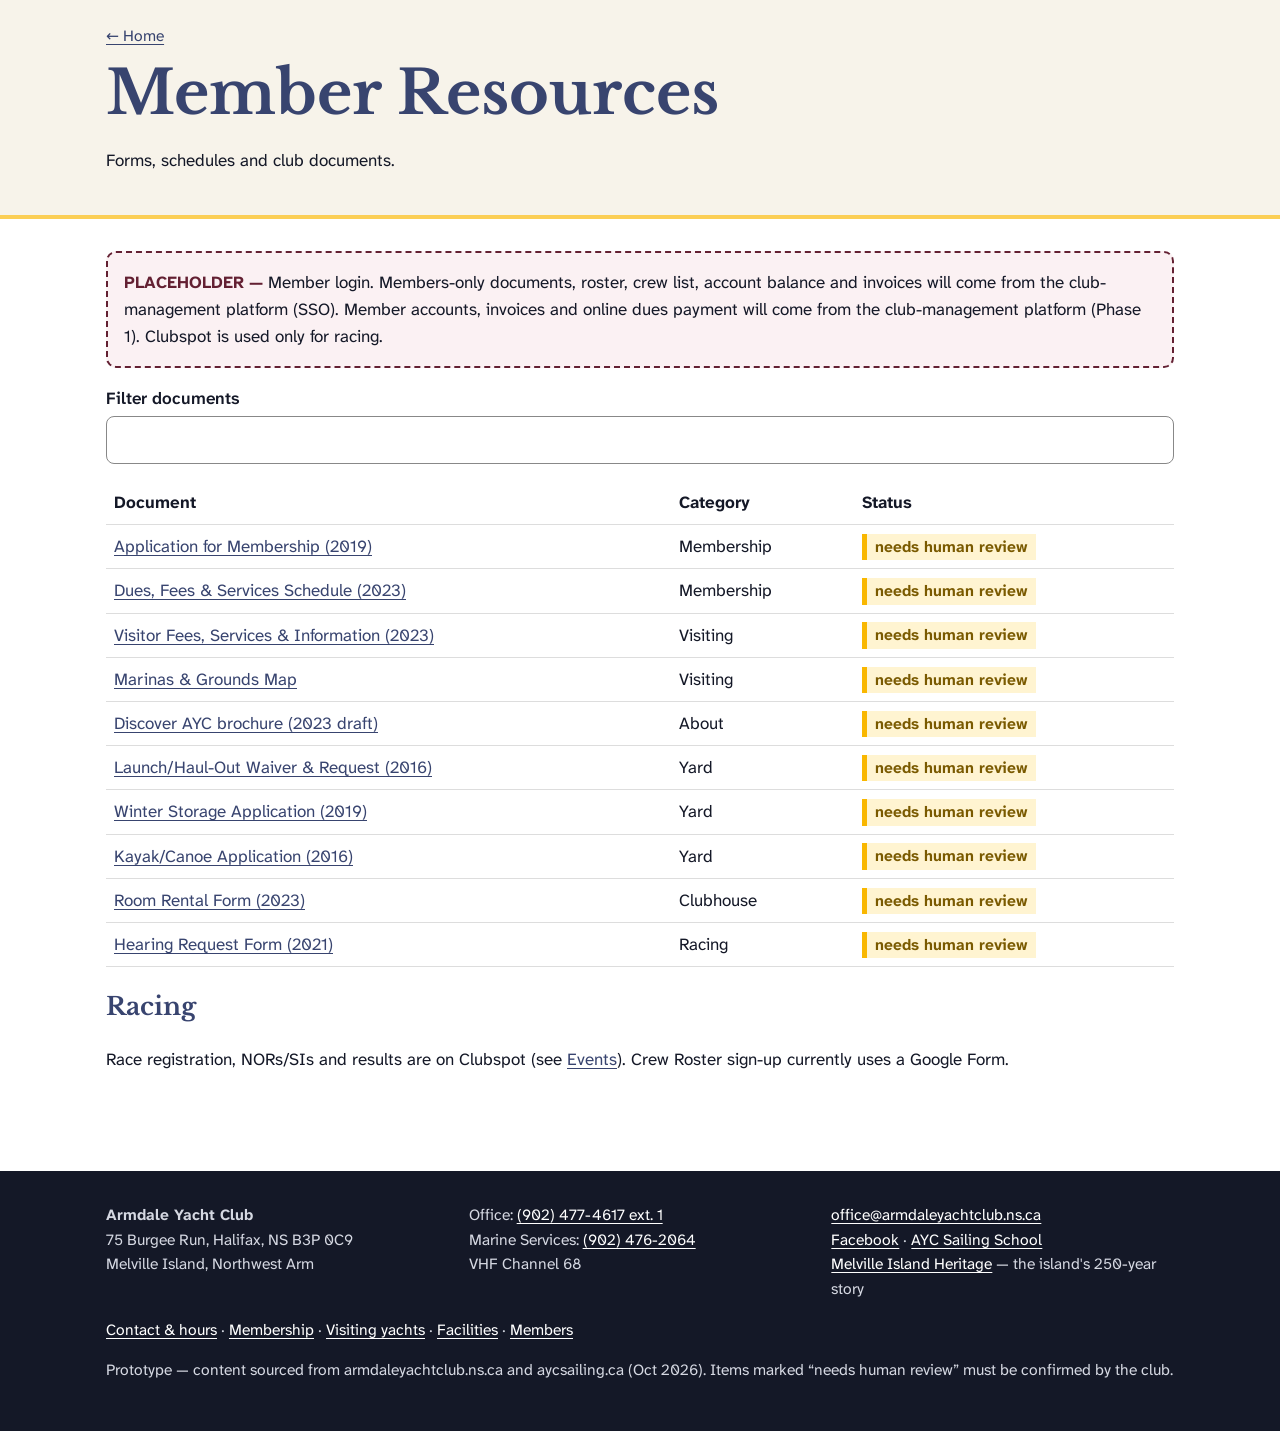
<file: member-resources.html>
<!doctype html><html lang="en-CA"><head><meta charset="utf-8"><meta name="viewport" content="width=device-width,initial-scale=1">
<title>Member Resources | Armdale Yacht Club</title><meta name="description" content="AYC member document library.">
<link rel="preconnect" href="https://fonts.googleapis.com"><link href="https://fonts.googleapis.com/css2?family=Libre+Baskerville:wght@400;700&family=Atkinson+Hyperlegible+Next:wght@400;700&display=swap" rel="stylesheet">
<link rel="stylesheet" href="css/site.css"><link rel="icon" href="img/ayc-logo.png"></head><body><div data-header></div>
<main id="main"><div class="page-head"><div class="wrap"><h1>Member Resources</h1><p>Forms, schedules and club documents.</p></div></div><section><div class="wrap"><div class="placeholder">Member login. Members-only documents, roster, crew list, account balance and invoices will come from the club-management platform (SSO). Member accounts, invoices and online dues payment will come from the club-management platform (Phase 1). Clubspot is used only for racing.</div>
<p><label for="dq">Filter documents</label><input id="dq" type="search"></p><table><thead><tr><th>Document</th><th>Category</th><th>Status</th></tr></thead><tbody data-docs></tbody></table>
<h3>Racing</h3><p>Race registration, NORs/SIs and results are on Clubspot (see <a href="events.html">Events</a>). Crew Roster sign-up currently uses a Google Form.</p></div></section></main><div data-footer></div><script src="js/data.js"></script><script src="js/api.js"></script><script src="js/site.js"></script></body></html>
</file>
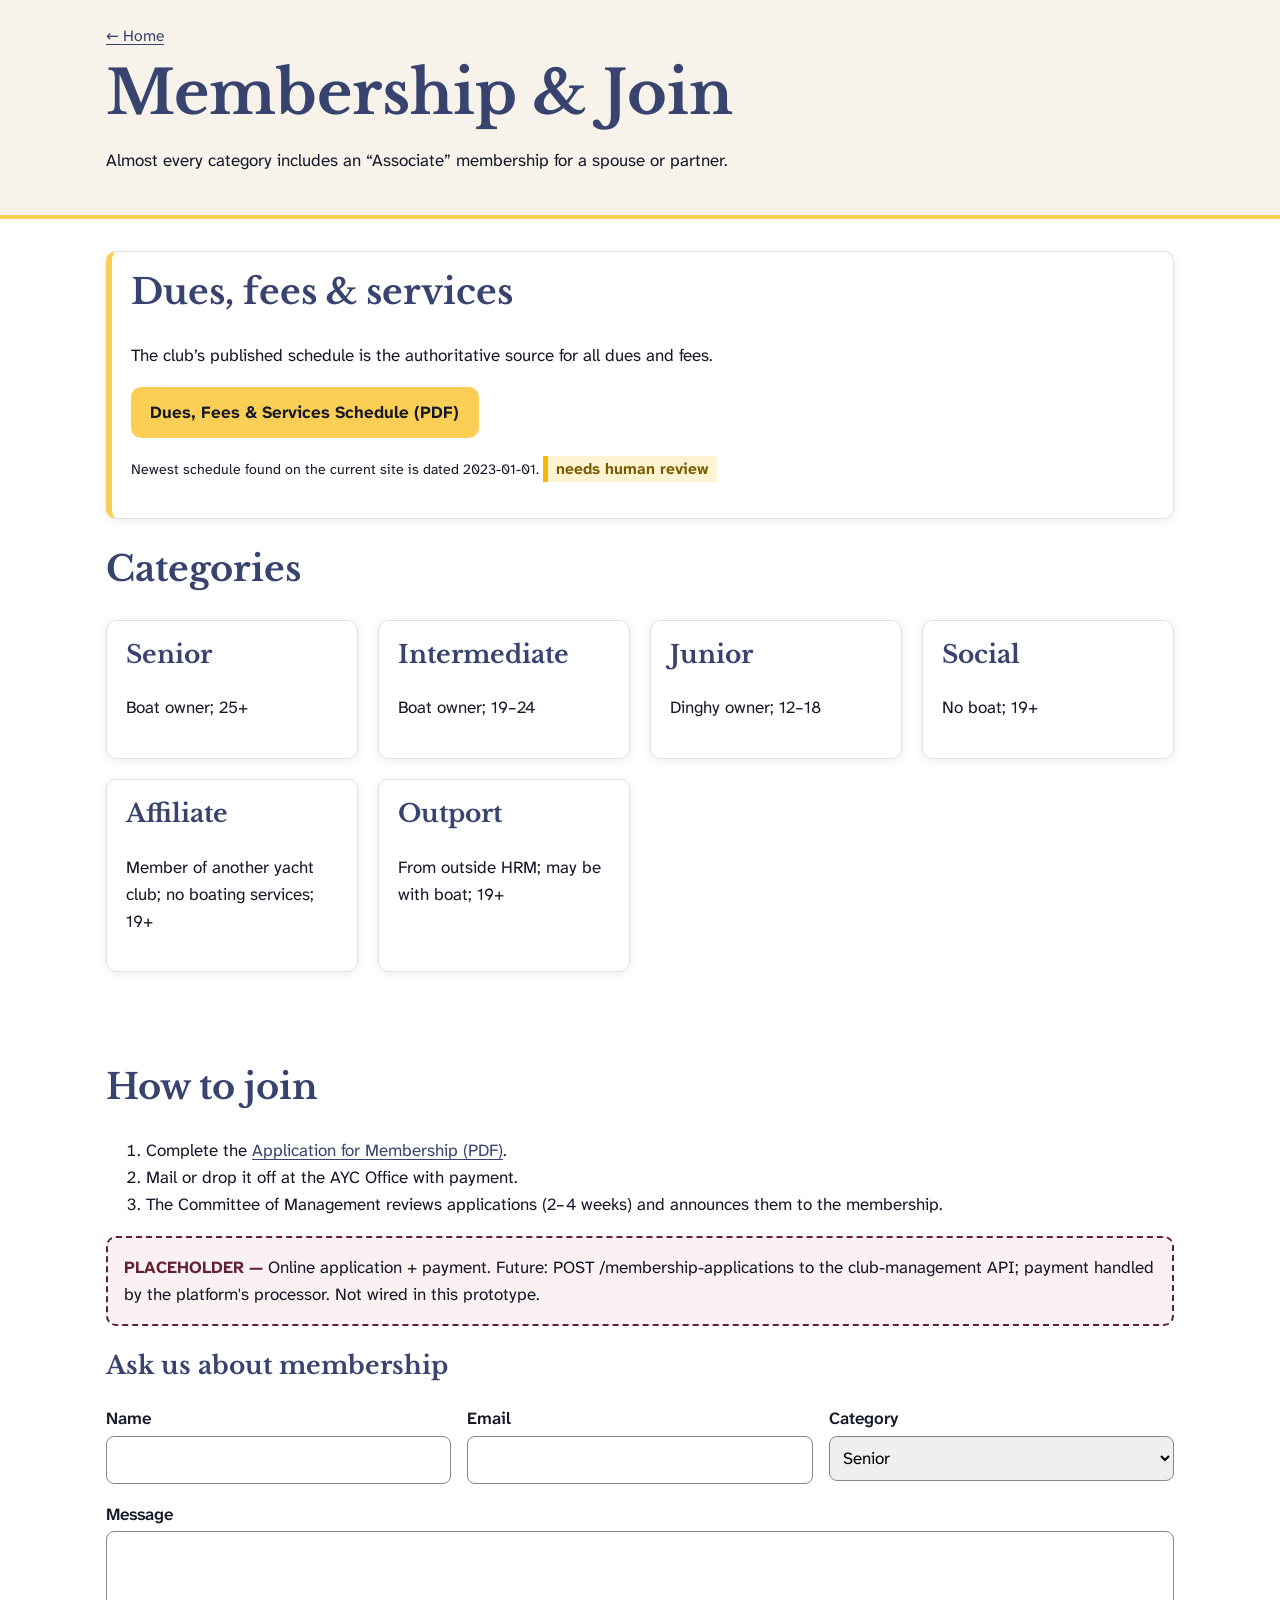
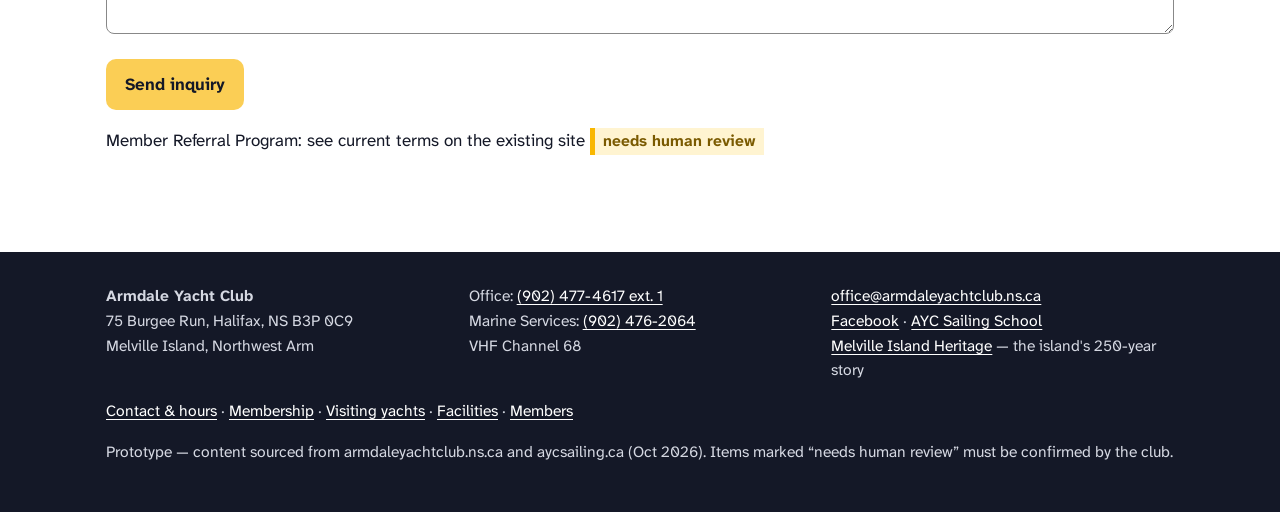
<file: membership.html>
<!doctype html><html lang="en-CA"><head><meta charset="utf-8"><meta name="viewport" content="width=device-width,initial-scale=1">
<title>Membership & Join | Armdale Yacht Club</title><meta name="description" content="AYC membership categories and how to join.">
<link rel="preconnect" href="https://fonts.googleapis.com"><link href="https://fonts.googleapis.com/css2?family=Libre+Baskerville:wght@400;700&family=Atkinson+Hyperlegible+Next:wght@400;700&display=swap" rel="stylesheet">
<link rel="stylesheet" href="css/site.css"><link rel="icon" href="img/ayc-logo.png"></head><body><div data-header></div>
<main id="main"><div class="page-head"><div class="wrap"><h1>Membership & Join</h1><p>Almost every category includes an “Associate” membership for a spouse or partner.</p></div></div><section><div class="wrap"><div class="card" style="border-left:6px solid var(--c-accent);margin-bottom:1.5rem"><h2 style="margin-top:0">Dues, fees &amp; services</h2><p>The club’s published schedule is the authoritative source for all dues and fees.</p><p><a class="btn" href="docs/2023-01-01-DuesFeesServsSchedM-NMAlphaf.pdf">Dues, Fees &amp; Services Schedule (PDF)</a></p><p><small>Newest schedule found on the current site is dated 2023-01-01. <span class="review">needs human review</span></small></p></div><h2>Categories</h2><div class="grid"><div class="card"><h3>Senior</h3><p>Boat owner; 25+</p></div><div class="card"><h3>Intermediate</h3><p>Boat owner; 19–24</p></div><div class="card"><h3>Junior</h3><p>Dinghy owner; 12–18</p></div><div class="card"><h3>Social</h3><p>No boat; 19+</p></div><div class="card"><h3>Affiliate</h3><p>Member of another yacht club; no boating services; 19+</p></div><div class="card"><h3>Outport</h3><p>From outside HRM; may be with boat; 19+</p></div></div></div></section><section><div class="wrap"><h2>How to join</h2><ol><li>Complete the <a href="docs/2019-04-01-Application-for-Membership.pdf">Application for Membership (PDF)</a>.</li><li>Mail or drop it off at the AYC Office with payment.</li><li>The Committee of Management reviews applications (2–4 weeks) and announces them to the membership.</li></ol>
<div class="placeholder">Online application + payment. Future: POST /membership-applications to the club-management API; payment handled by the platform's processor. Not wired in this prototype.</div>
<h3>Ask us about membership</h3><form data-post="membership-inquiries"><div class="row"><div><label for="mn">Name</label><input id="mn" name="name" required autocomplete="name"></div><div><label for="me">Email</label><input id="me" name="email" type="email" required autocomplete="email"></div>
<div><label for="mc">Category</label><select id="mc" name="category"><option>Senior</option><option>Intermediate</option><option>Junior</option><option>Social</option><option>Affiliate</option><option>Outport</option></select></div></div>
<p><label for="mm">Message</label><textarea id="mm" name="message" rows="3"></textarea></p><button class="btn">Send inquiry</button><p role="status" aria-live="polite"></p></form>
<p>Member Referral Program: see current terms on the existing site <span class="review">needs human review</span></p></div></section></main><div data-footer></div><script src="js/data.js"></script><script src="js/api.js"></script><script src="js/site.js"></script></body></html>
</file>
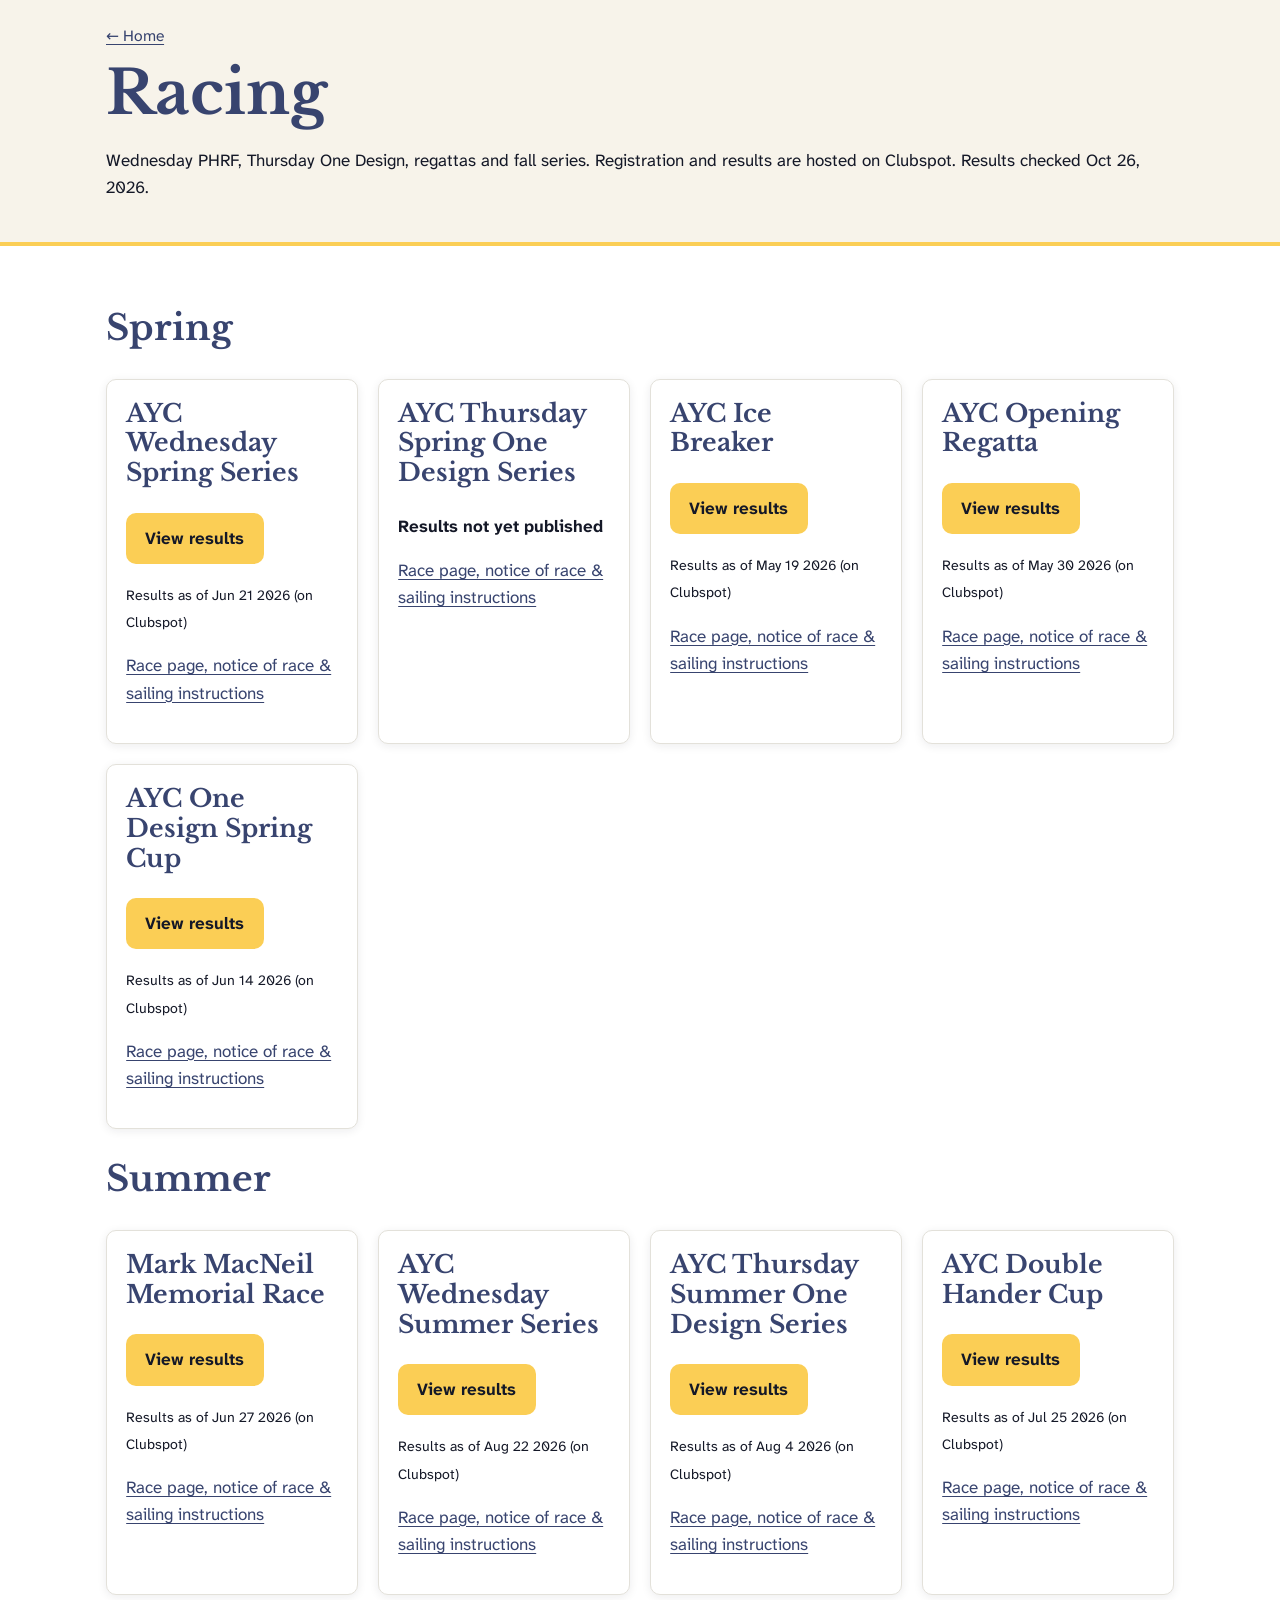
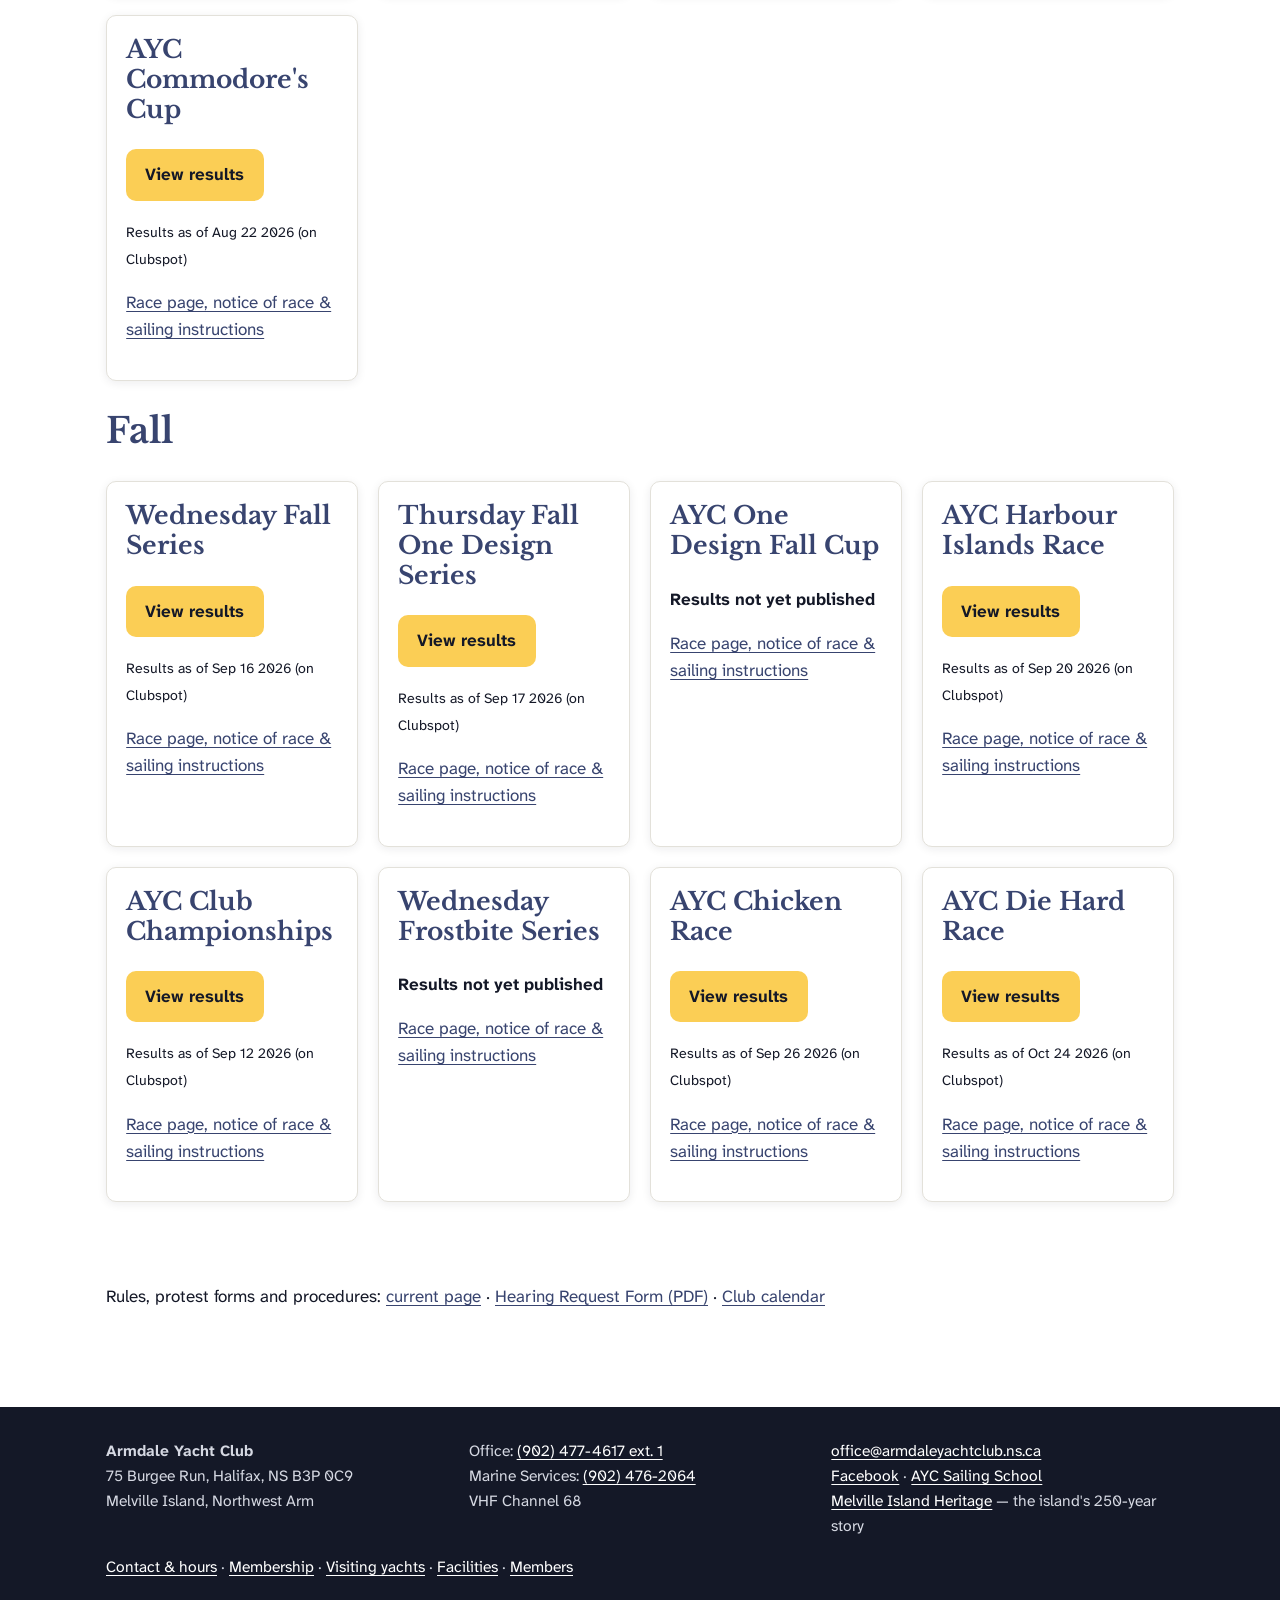
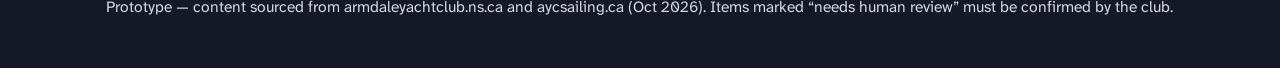
<file: racing.html>
<!doctype html><html lang="en-CA"><head><meta charset="utf-8"><meta name="viewport" content="width=device-width,initial-scale=1">
<title>Racing | Armdale Yacht Club</title><meta name="description" content="AYC racing series and regattas with links to published results.">
<link rel="preconnect" href="https://fonts.googleapis.com"><link href="https://fonts.googleapis.com/css2?family=Libre+Baskerville:wght@400;700&family=Atkinson+Hyperlegible+Next:wght@400;700&display=swap" rel="stylesheet">
<link rel="stylesheet" href="css/site.css"><link rel="icon" href="img/ayc-logo.png"></head><body><div data-header></div>
<main id="main"><div class="page-head"><div class="wrap"><h1>Racing</h1><p>Wednesday PHRF, Thursday One Design, regattas and fall series. Registration and results are hosted on Clubspot. Results checked Oct 26, 2026.</p></div></div>
<section><div class="wrap" data-racing><p>Loading…</p></div></section>
<section><div class="wrap"><p>Rules, protest forms and procedures: <a href="https://armdaleyachtclub.ns.ca/racing/racing-rules-protest-forms-procedures/">current page</a> · <a href="docs/Hearing-Request-Form-210207.pdf">Hearing Request Form (PDF)</a> · <a href="events.html">Club calendar</a></p></div></section></main><div data-footer></div><script src="js/data.js"></script><script src="js/api.js"></script><script src="js/site.js"></script></body></html>
</file>
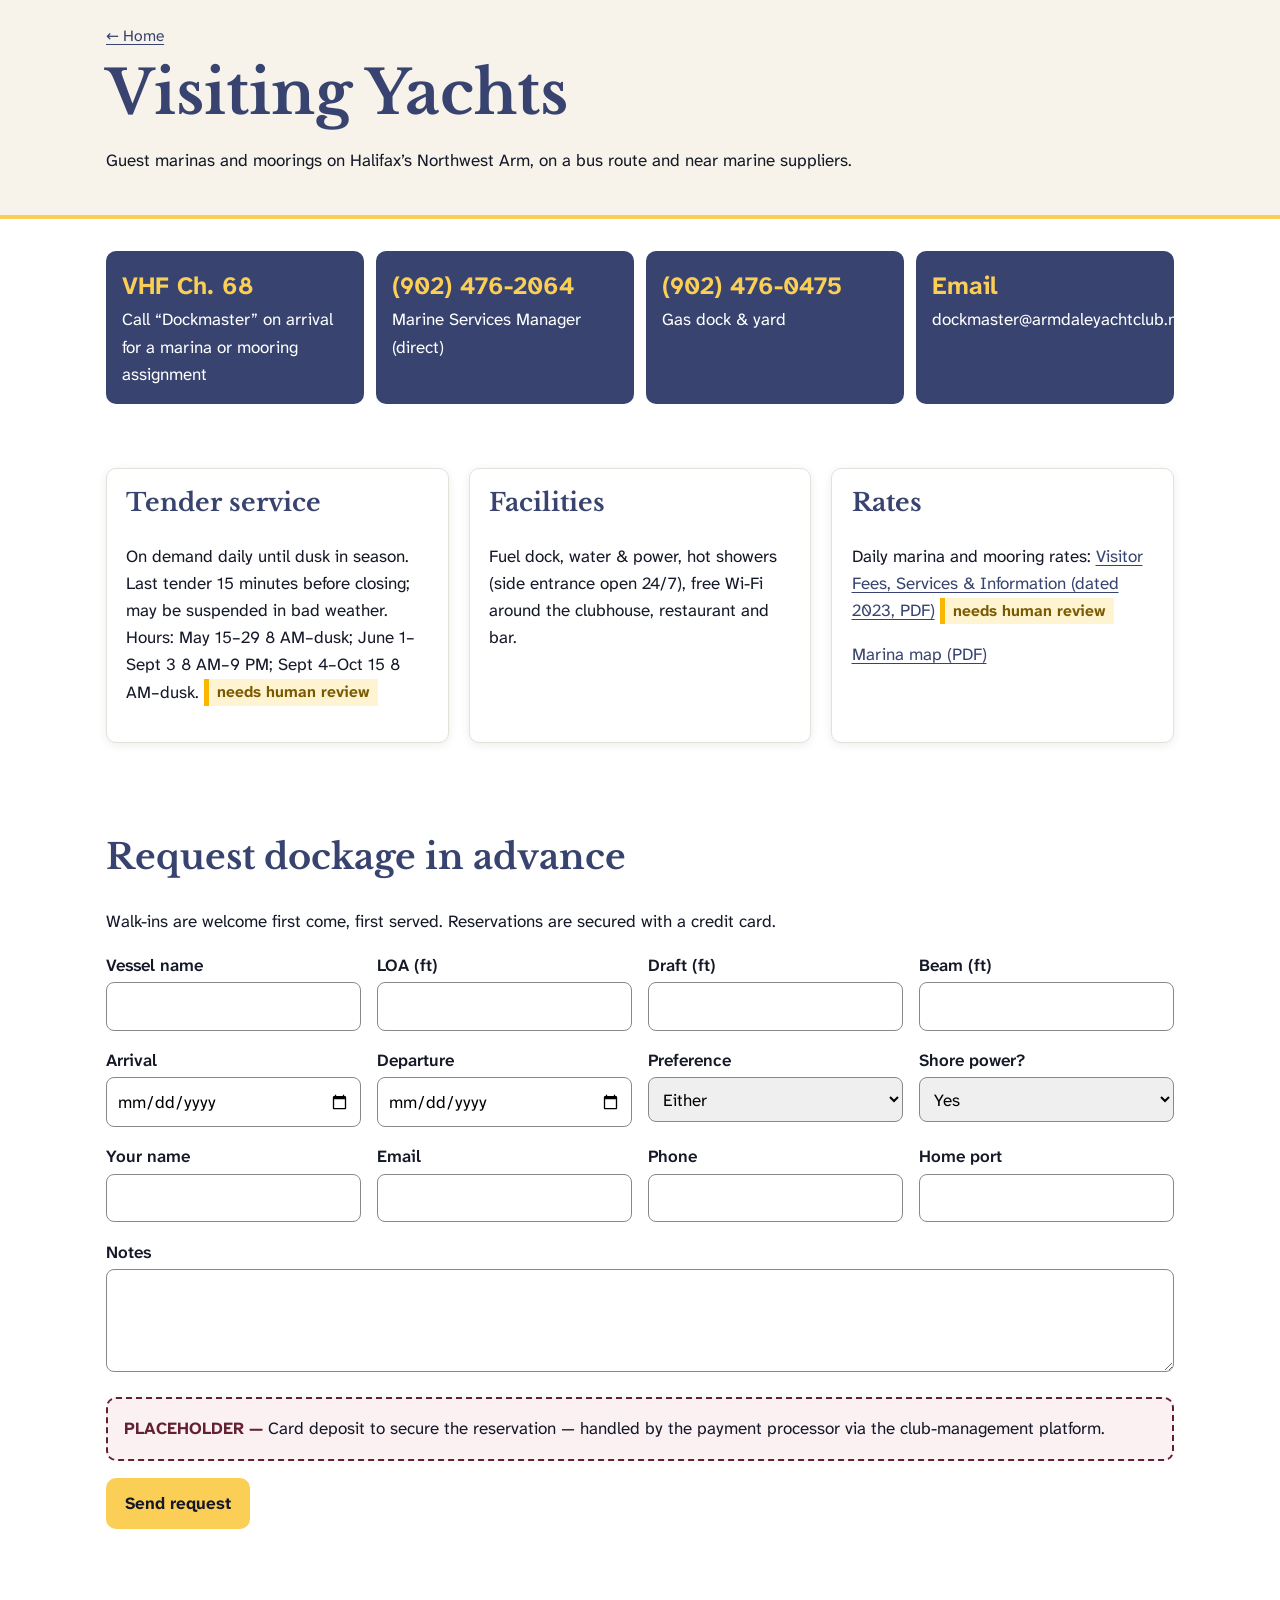
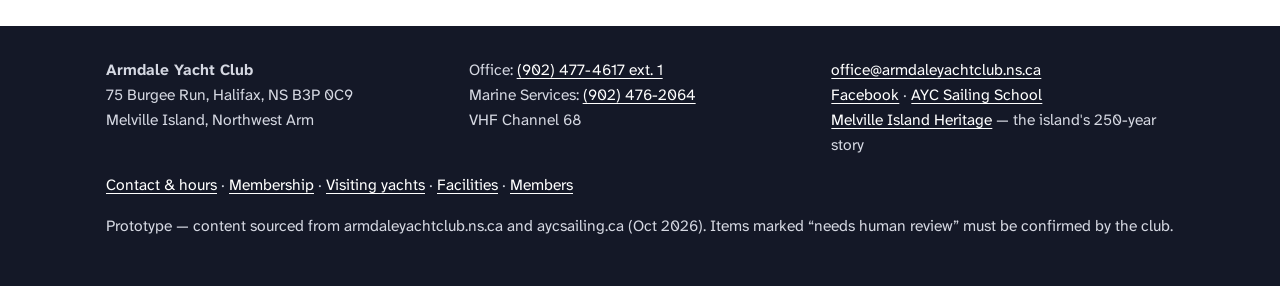
<file: visiting-yachts.html>
<!doctype html><html lang="en-CA"><head><meta charset="utf-8"><meta name="viewport" content="width=device-width,initial-scale=1">
<title>Visiting Yachts | Armdale Yacht Club</title><meta name="description" content="Dockage, moorings, tender and VHF info for visiting yachts at AYC, Halifax.">
<link rel="preconnect" href="https://fonts.googleapis.com"><link href="https://fonts.googleapis.com/css2?family=Libre+Baskerville:wght@400;700&family=Atkinson+Hyperlegible+Next:wght@400;700&display=swap" rel="stylesheet">
<link rel="stylesheet" href="css/site.css"><link rel="icon" href="img/ayc-logo.png"></head><body><div data-header></div>
<main id="main"><div class="page-head"><div class="wrap"><h1>Visiting Yachts</h1><p>Guest marinas and moorings on Halifax’s Northwest Arm, on a bus route and near marine suppliers.</p></div></div><section><div class="wrap"><div class="quick"><div><strong>VHF Ch. 68</strong>Call “Dockmaster” on arrival for a marina or mooring assignment</div><a href="tel:+19024762064"><strong>(902) 476-2064</strong>Marine Services Manager (direct)</a><a href="tel:+19024760475"><strong>(902) 476-0475</strong>Gas dock & yard</a><a href="mailto:dockmaster@armdaleyachtclub.ns.ca"><strong>Email</strong>dockmaster@armdaleyachtclub.ns.ca</a></div></div></section><section><div class="wrap"><div class="grid"><div class="card"><h3>Tender service</h3><p>On demand daily until dusk in season. Last tender 15 minutes before closing; may be suspended in bad weather. Hours: May 15–29 8 AM–dusk; June 1–Sept 3 8 AM–9 PM; Sept 4–Oct 15 8 AM–dusk. <span class="review">needs human review</span></p></div>
<div class="card"><h3>Facilities</h3><p>Fuel dock, water & power, hot showers (side entrance open 24/7), free Wi-Fi around the clubhouse, restaurant and bar.</p></div>
<div class="card"><h3>Rates</h3><p>Daily marina and mooring rates: <a href="docs/2023-01-01-VisitorFeesServsInfoBrochure-1.pdf">Visitor Fees, Services & Information (dated 2023, PDF)</a> <span class="review">needs human review</span></p><p><a href="docs/AYC_Marinas_and_Grounds.pdf">Marina map (PDF)</a></p></div></div></div></section><section><div class="wrap"><h2>Request dockage in advance</h2><p>Walk-ins are welcome first come, first served. Reservations are secured with a credit card.</p>
<form data-post="dockage-requests"><div class="row"><div><label for="vn">Vessel name</label><input id="vn" name="vesselName" required></div><div><label for="loa">LOA (ft)</label><input id="loa" name="loaFt" type="number" min="5" step="0.5" required></div><div><label for="dr">Draft (ft)</label><input id="dr" name="draftFt" type="number" step="0.1" required></div><div><label for="bm">Beam (ft)</label><input id="bm" name="beamFt" type="number" step="0.1"></div>
<div><label for="ar">Arrival</label><input id="ar" name="arrival" type="date" required></div><div><label for="de">Departure</label><input id="de" name="departure" type="date" required></div>
<div><label for="pf">Preference</label><select id="pf" name="preference"><option value="either">Either</option><option value="marina">Marina</option><option value="mooring">Mooring</option></select></div><div><label for="pw">Shore power?</label><select id="pw" name="power"><option value="true">Yes</option><option value="false">No</option></select></div>
<div><label for="cn">Your name</label><input id="cn" name="contactName" required autocomplete="name"></div><div><label for="ce">Email</label><input id="ce" name="contactEmail" type="email" required></div><div><label for="cp">Phone</label><input id="cp" name="contactPhone" type="tel"></div><div><label for="hp">Home port</label><input id="hp" name="homePort"></div></div>
<p><label for="nt">Notes</label><textarea id="nt" name="notes" rows="3"></textarea></p><div class="placeholder">Card deposit to secure the reservation — handled by the payment processor via the club-management platform.</div><p><button class="btn">Send request</button></p><p role="status" aria-live="polite"></p></form></div></section></main><div data-footer></div><script src="js/data.js"></script><script src="js/api.js"></script><script src="js/site.js"></script></body></html>
</file>
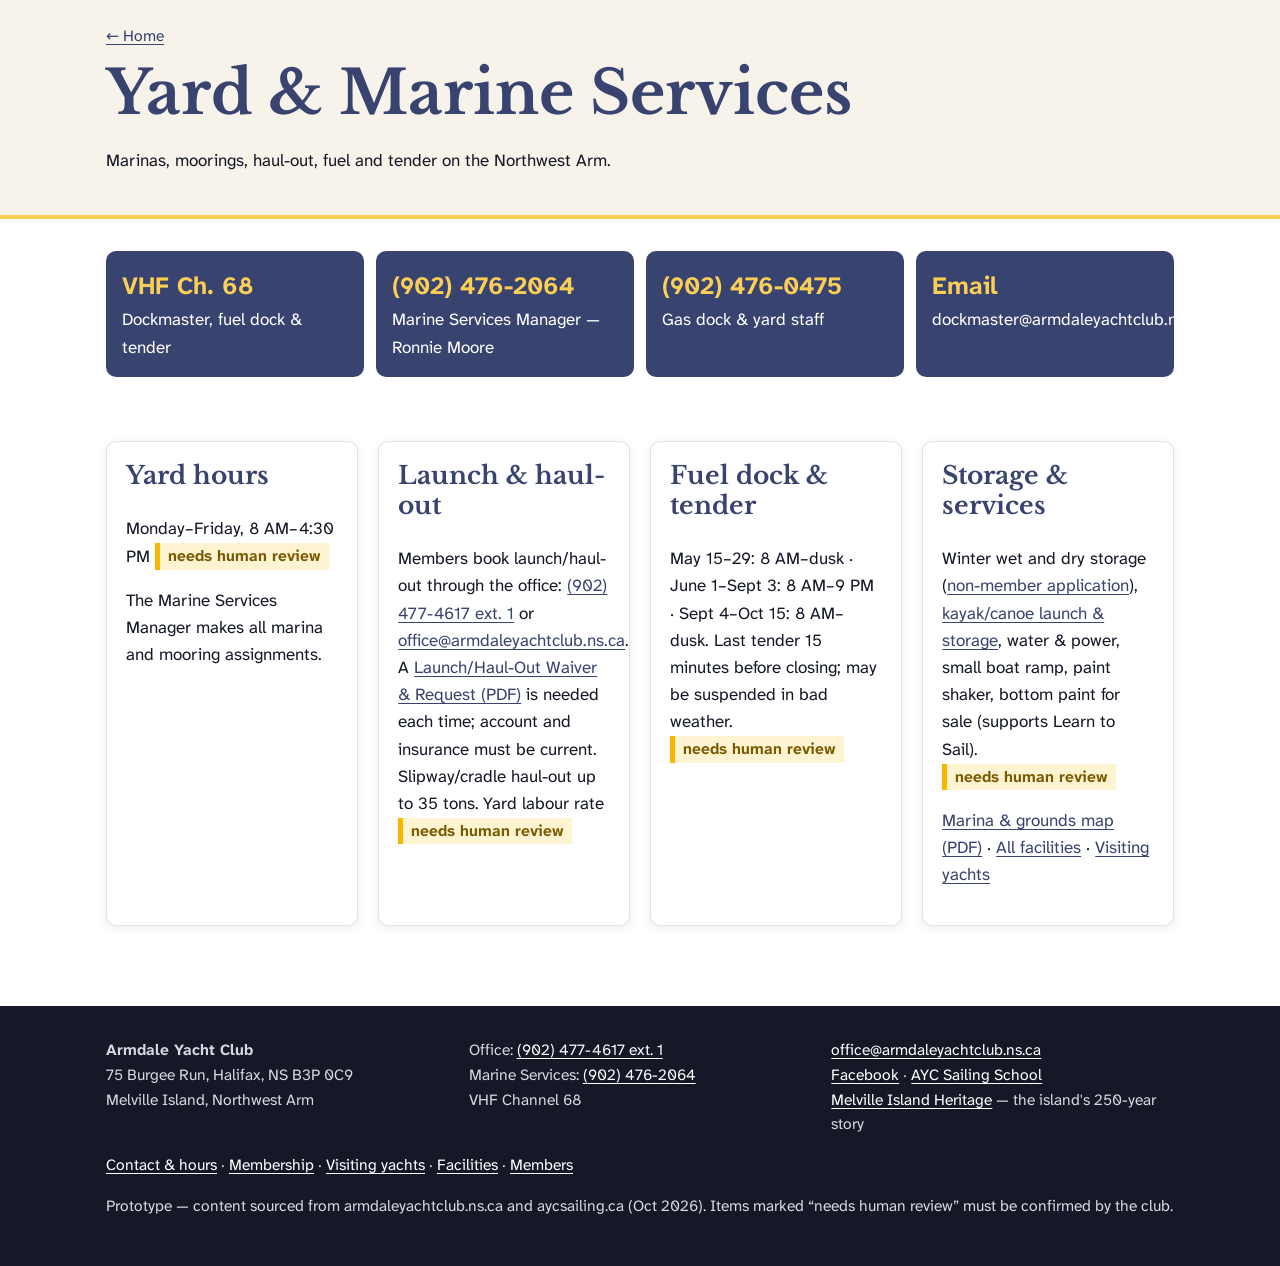
<file: yard.html>
<!doctype html><html lang="en-CA"><head><meta charset="utf-8"><meta name="viewport" content="width=device-width,initial-scale=1">
<title>Yard | Armdale Yacht Club</title><meta name="description" content="AYC yard: VHF 68, marine services manager, haul-out, fuel dock and tender.">
<link rel="preconnect" href="https://fonts.googleapis.com"><link href="https://fonts.googleapis.com/css2?family=Libre+Baskerville:wght@400;700&family=Atkinson+Hyperlegible+Next:wght@400;700&display=swap" rel="stylesheet">
<link rel="stylesheet" href="css/site.css"><link rel="icon" href="img/ayc-logo.png"></head><body><div data-header></div>
<main id="main"><div class="page-head"><div class="wrap"><h1>Yard &amp; Marine Services</h1><p>Marinas, moorings, haul-out, fuel and tender on the Northwest Arm.</p></div></div>
<section><div class="wrap"><div class="quick"><div><strong>VHF Ch. 68</strong>Dockmaster, fuel dock &amp; tender</div><a href="tel:+19024762064"><strong>(902) 476-2064</strong>Marine Services Manager — Ronnie Moore</a><a href="tel:+19024760475"><strong>(902) 476-0475</strong>Gas dock &amp; yard staff</a><a href="mailto:dockmaster@armdaleyachtclub.ns.ca"><strong>Email</strong>dockmaster@armdaleyachtclub.ns.ca</a></div></div></section>
<section><div class="wrap grid">
<div class="card"><h3>Yard hours</h3><p>Monday–Friday, 8 AM–4:30 PM <span class="review">needs human review</span></p><p>The Marine Services Manager makes all marina and mooring assignments.</p></div>
<div class="card"><h3>Launch &amp; haul-out</h3><p>Members book launch/haul-out through the office: <a href="tel:+19024774617">(902) 477-4617 ext. 1</a> or <a href="mailto:office@armdaleyachtclub.ns.ca">office@armdaleyachtclub.ns.ca</a>. A <a href="docs/2016-10-16-Launch-Haul-Out-Waiver.pdf">Launch/Haul-Out Waiver &amp; Request (PDF)</a> is needed each time; account and insurance must be current. Slipway/cradle haul-out up to 35 tons. Yard labour rate <span class="review">needs human review</span></p></div>
<div class="card"><h3>Fuel dock &amp; tender</h3><p>May 15–29: 8 AM–dusk · June 1–Sept 3: 8 AM–9 PM · Sept 4–Oct 15: 8 AM–dusk. Last tender 15 minutes before closing; may be suspended in bad weather. <span class="review">needs human review</span></p></div>
<div class="card"><h3>Storage &amp; services</h3><p>Winter wet and dry storage (<a href="docs/2019-10-18-AYC-Winter-Storage-Applicationf.pdf">non-member application</a>), <a href="docs/2016-01-15-AYC-Kayak-Application-Form-1.pdf">kayak/canoe launch &amp; storage</a>, water &amp; power, small boat ramp, paint shaker, bottom paint for sale (supports Learn to Sail). <span class="review">needs human review</span></p><p><a href="docs/AYC_Marinas_and_Grounds.pdf">Marina &amp; grounds map (PDF)</a> · <a href="facilities.html">All facilities</a> · <a href="visiting-yachts.html">Visiting yachts</a></p></div>
</div></section></main><div data-footer></div><script src="js/data.js"></script><script src="js/api.js"></script><script src="js/site.js"></script></body></html>
</file>
<file: css/site.css>
@import url("tokens.css");
*{box-sizing:border-box}html{scroll-behavior:smooth}
body{margin:0;font-family:var(--font-body);font-size:var(--step-0);line-height:1.6;color:var(--c-text);background:var(--c-bg)}
img{max-width:100%;height:auto;display:block}
a{color:var(--c-link);text-underline-offset:3px}a:hover{color:var(--ayc-navy-dark)}
:focus-visible{outline:3px solid var(--c-focus);outline-offset:2px}
h1,h2,h3{font-family:var(--font-display);line-height:1.2;color:var(--c-primary)}
h1{font-size:var(--step-3)}h2{font-size:var(--step-2)}h3{font-size:var(--step-1)}
.skip{position:absolute;left:-999px}.skip:focus{left:1rem;top:1rem;background:#fff;padding:.5rem 1rem;z-index:99}
.wrap{max-width:var(--max);margin:0 auto;padding:0 1rem}
.topbar{background:var(--ayc-navy-dark);color:#fff;font-size:var(--step--1)}.topbar .wrap{display:flex;gap:1rem;flex-wrap:wrap;justify-content:space-between;padding:.4rem 1rem}.topbar a{color:#fff}
header.site{background:var(--c-primary);color:#fff;position:sticky;top:0;z-index:50}
header.site .wrap{display:flex;align-items:center;justify-content:space-between;min-height:64px}
.brand{display:flex;align-items:center;gap:.6rem;color:#fff;text-decoration:none;font-family:var(--font-display);font-weight:700}.brand img{width:44px}
.nav-toggle{background:none;border:2px solid var(--c-accent);color:#fff;border-radius:8px;padding:.45rem .8rem;font:inherit;min-height:44px}
nav.main ul{list-style:none;margin:0;padding:0}
nav.main a{color:#fff;text-decoration:none;display:block;padding:.75rem 1rem;min-height:44px}
nav.main a[aria-current=page]{box-shadow:inset 0 -3px 0 var(--c-accent)}
nav.main{display:none;position:absolute;left:0;right:0;top:100%;background:var(--c-primary)}nav.main.open{display:block}
@media(min-width:1120px){.nav-toggle{display:none}nav.main{display:block;position:static}nav.main ul{display:flex}nav.main a{padding:.9rem .55rem;font-size:.92rem;white-space:nowrap}}
.btn{display:inline-block;background:var(--c-accent);color:var(--mih-ink);font-weight:700;padding:.75rem 1.2rem;border-radius:var(--radius);text-decoration:none;border:0;cursor:pointer;font:inherit;font-weight:700;min-height:44px}
.btn.alt{background:transparent;color:inherit;border:2px solid currentColor}
.hero{position:relative;color:#fff;background:var(--ayc-navy-dark) center/cover no-repeat;min-height:62vh;display:flex;align-items:flex-end}
.hero::before{content:"";position:absolute;inset:0;background:linear-gradient(180deg,rgba(20,24,39,.1),rgba(20,24,39,.75))}
.hero .wrap{position:relative;padding:3rem 1rem}.hero h1{color:#fff;margin:.2rem 0}.hero p{max-width:40rem;font-size:var(--step-1)}
.page-head{background:var(--c-surface);padding:2.5rem 0 1.5rem;border-bottom:4px solid var(--c-accent)}.page-head h1{margin:0}
main section{padding:2rem 0}
.grid{display:grid;gap:var(--gap);grid-template-columns:repeat(auto-fit,minmax(240px,1fr))}
.card{background:#fff;border:1px solid #e3e1da;border-radius:var(--radius);padding:1.2rem;box-shadow:var(--shadow)}
.card h3{margin-top:0}.surface{background:var(--c-surface)}
.quick{display:grid;gap:.75rem;grid-template-columns:repeat(auto-fit,minmax(200px,1fr))}
.quick a,.quick div{background:var(--c-primary);color:#fff;border-radius:var(--radius);padding:1rem;text-decoration:none}
.quick strong{display:block;font-size:var(--step-1);color:var(--c-accent)}
.review{background:#fff4d1;border-left:5px solid var(--ayc-gold-deep);padding:.2rem .5rem;font-size:var(--step--1);font-weight:700;color:var(--mih-brass);white-space:nowrap}
.placeholder{border:2px dashed var(--ayc-burgundy);background:#fbf1f3;padding:1rem;border-radius:var(--radius)}
.placeholder::before{content:"PLACEHOLDER — ";font-weight:700;color:var(--ayc-burgundy)}
table{border-collapse:collapse;width:100%}th,td{text-align:left;padding:.5rem;border-bottom:1px solid #ddd}
form .row{display:grid;gap:1rem;grid-template-columns:repeat(auto-fit,minmax(220px,1fr))}
label{display:block;font-weight:600;margin-bottom:.2rem}
input,select,textarea{width:100%;font:inherit;padding:.6rem;border:1px solid #888;border-radius:8px;min-height:44px}
.event{display:flex;gap:1rem;align-items:flex-start}.date{background:var(--c-primary);color:#fff;border-radius:8px;text-align:center;min-width:64px;padding:.4rem}
.date b{display:block;font-size:1.5rem;color:var(--c-accent)}
.tag{display:inline-block;font-size:.8rem;background:var(--c-surface);border:1px solid #ccc;border-radius:99px;padding:0 .5rem}
footer.site{background:var(--mih-ink);color:#d5d8e2;margin-top:3rem;padding:2rem 0;font-size:var(--step--1)}footer.site a{color:#fff}
footer.site .grid{grid-template-columns:repeat(auto-fit,minmax(200px,1fr))}
.map{width:100%;aspect-ratio:16/10;border:0;border-radius:var(--radius)}
@media(prefers-reduced-motion:reduce){*{scroll-behavior:auto!important;transition:none!important}}

.cta{display:flex;flex-wrap:wrap;gap:1rem;align-items:flex-start}.cta>div{display:flex;flex-direction:column;gap:.4rem}
.cta-sub{color:#fff;font-weight:600;font-size:var(--step--1)}
.quick.five{grid-template-columns:repeat(2,1fr)}.quick.five a:last-child{grid-column:1/-1}
@media(min-width:900px){.quick.five{grid-template-columns:repeat(5,1fr)}.quick.five a:last-child{grid-column:auto}}
.quick a:hover,.quick a:focus-visible{background:var(--ayc-navy-dark)}

.quick.six{grid-template-columns:repeat(2,1fr)}@media(min-width:760px){.quick.six{grid-template-columns:repeat(3,1fr)}}
.crumb{font-size:var(--step--1);margin:0 0 .5rem}.crumb a{color:var(--c-primary)}
header.site nav.mini a{color:#fff;font-weight:700;text-decoration:none;border:2px solid var(--c-accent);border-radius:8px;padding:.45rem .9rem;display:inline-block;min-height:44px;line-height:1.6}

.hero-logo{width:104px;height:auto;background:rgba(255,255,255,.92);border-radius:12px;padding:8px;box-shadow:0 2px 10px rgba(0,0,0,.3)}
.page-head{padding-top:1.5rem}
</file>
<file: css/events.css>
.cal-tools{display:flex;flex-wrap:wrap;gap:.75rem;justify-content:space-between;align-items:center;margin-bottom:.75rem}
.chips,.views{display:flex;flex-wrap:wrap;gap:.5rem}
.chips button,.views button,.cal-nav button{min-height:44px;padding:.4rem .9rem;border-radius:999px;border:2px solid #38446F;background:#fff;color:#38446F;font:inherit;font-weight:700;cursor:pointer}
.chips button[aria-pressed=true],.views button[aria-pressed=true]{background:#38446F;color:#fff}
.chips .sw{display:inline-block;width:.8rem;height:.8rem;border-radius:50%;margin-right:.4rem;vertical-align:middle;border:1px solid #fff}
.cal-search{max-width:28rem;margin-bottom:1rem}
.c-racing{--c:#1F5FA8}.c-events{--c:#B3261E}.c-business{--c:#5B6170}.c-other{--c:#2E7D32}
.cal-nav{display:flex;align-items:center;justify-content:space-between;gap:.5rem;margin:.5rem 0}
.cal-nav h2{margin:0;font-size:1.4rem}
.cal-grid{display:grid;grid-template-columns:repeat(7,1fr);border:1px solid #d6d9e3;border-radius:10px;overflow:hidden}
.cal-grid .dow{background:#38446F;color:#fff;font-weight:700;text-align:center;padding:.4rem 0;font-size:.85rem}
.cal-day{min-height:6.5rem;border-top:1px solid #d6d9e3;border-left:1px solid #d6d9e3;padding:.3rem;background:#fff;text-align:left;font:inherit;color:inherit;display:flex;flex-direction:column;gap:.2rem}
.cal-day:nth-child(7n+1){border-left:0}
.cal-day.out{background:#f4f4f6;color:#8a8f9c}
.cal-day.today .n{background:#FBCE55;color:#1b1f33;border-radius:50%;padding:0 .35rem}
.cal-day .n{font-weight:700;font-size:.9rem;align-self:flex-start}
.ev-pill{display:block;width:100%;text-align:left;border:0;border-left:4px solid var(--c);background:color-mix(in srgb,var(--c) 12%,#fff);color:#1b1f33;font:inherit;font-size:.78rem;line-height:1.2;padding:.2rem .3rem;border-radius:4px;cursor:pointer;overflow:hidden;text-overflow:ellipsis;white-space:nowrap}
.ev-pill:focus-visible,.cal-day:focus-visible,button:focus-visible{outline:3px solid #FBCE55;outline-offset:2px}
.cal-detail:empty{display:none}
.cal-detail{margin:1rem 0;padding:1rem 1.2rem;border-radius:10px;border:2px solid #38446F;background:#fff}
.cal-detail .ev{border-left:6px solid var(--c);padding-left:.8rem;margin:.6rem 0}
.agenda h3.m{margin:1.4rem 0 .5rem;color:#38446F}
.agenda .row{display:grid;grid-template-columns:3.6rem 1fr;gap:.8rem;align-items:start;padding:.7rem;border-left:6px solid var(--c);background:#fff;border-radius:8px;margin-bottom:.5rem;box-shadow:0 1px 3px rgba(0,0,0,.08)}
.agenda .d{text-align:center;font-weight:700;color:#38446F;line-height:1.1}.agenda .d b{display:block;font-size:1.5rem}
.agenda .row h4{margin:0 0 .2rem;font-size:1.05rem}
.ev-actions{display:flex;flex-wrap:wrap;gap:.5rem;margin-top:.4rem}
.ev-actions a,.ev-actions button{min-height:44px;display:inline-flex;align-items:center;padding:.3rem .8rem;border-radius:8px;border:2px solid #38446F;background:#fff;color:#38446F;font:inherit;font-weight:700;text-decoration:none;cursor:pointer}
@media (max-width:700px){.cal-day{min-height:3.4rem}.ev-pill{font-size:0;padding:0;height:.5rem;border-left:0;background:var(--c)}.cal-grid .dow{font-size:.75rem}}
.sr-only{position:absolute;width:1px;height:1px;overflow:hidden;clip:rect(0 0 0 0);white-space:nowrap}
</file>
